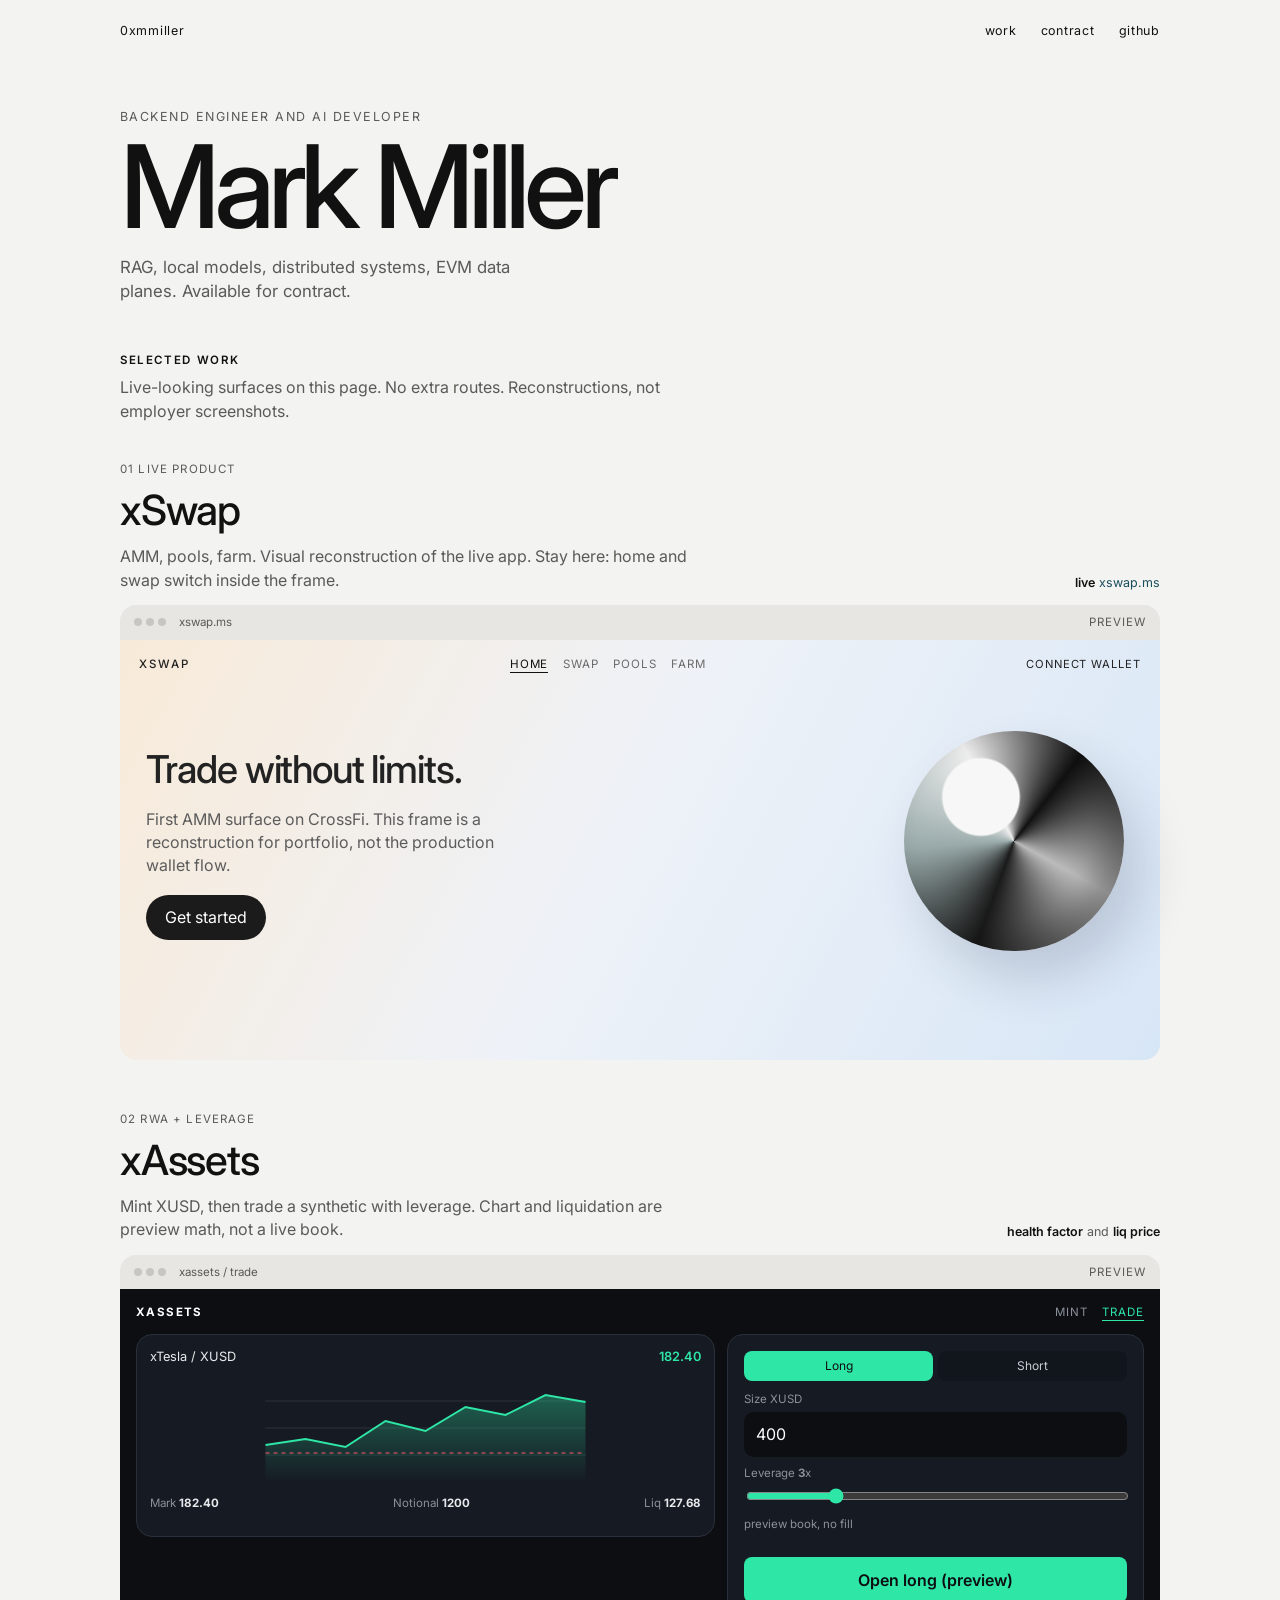
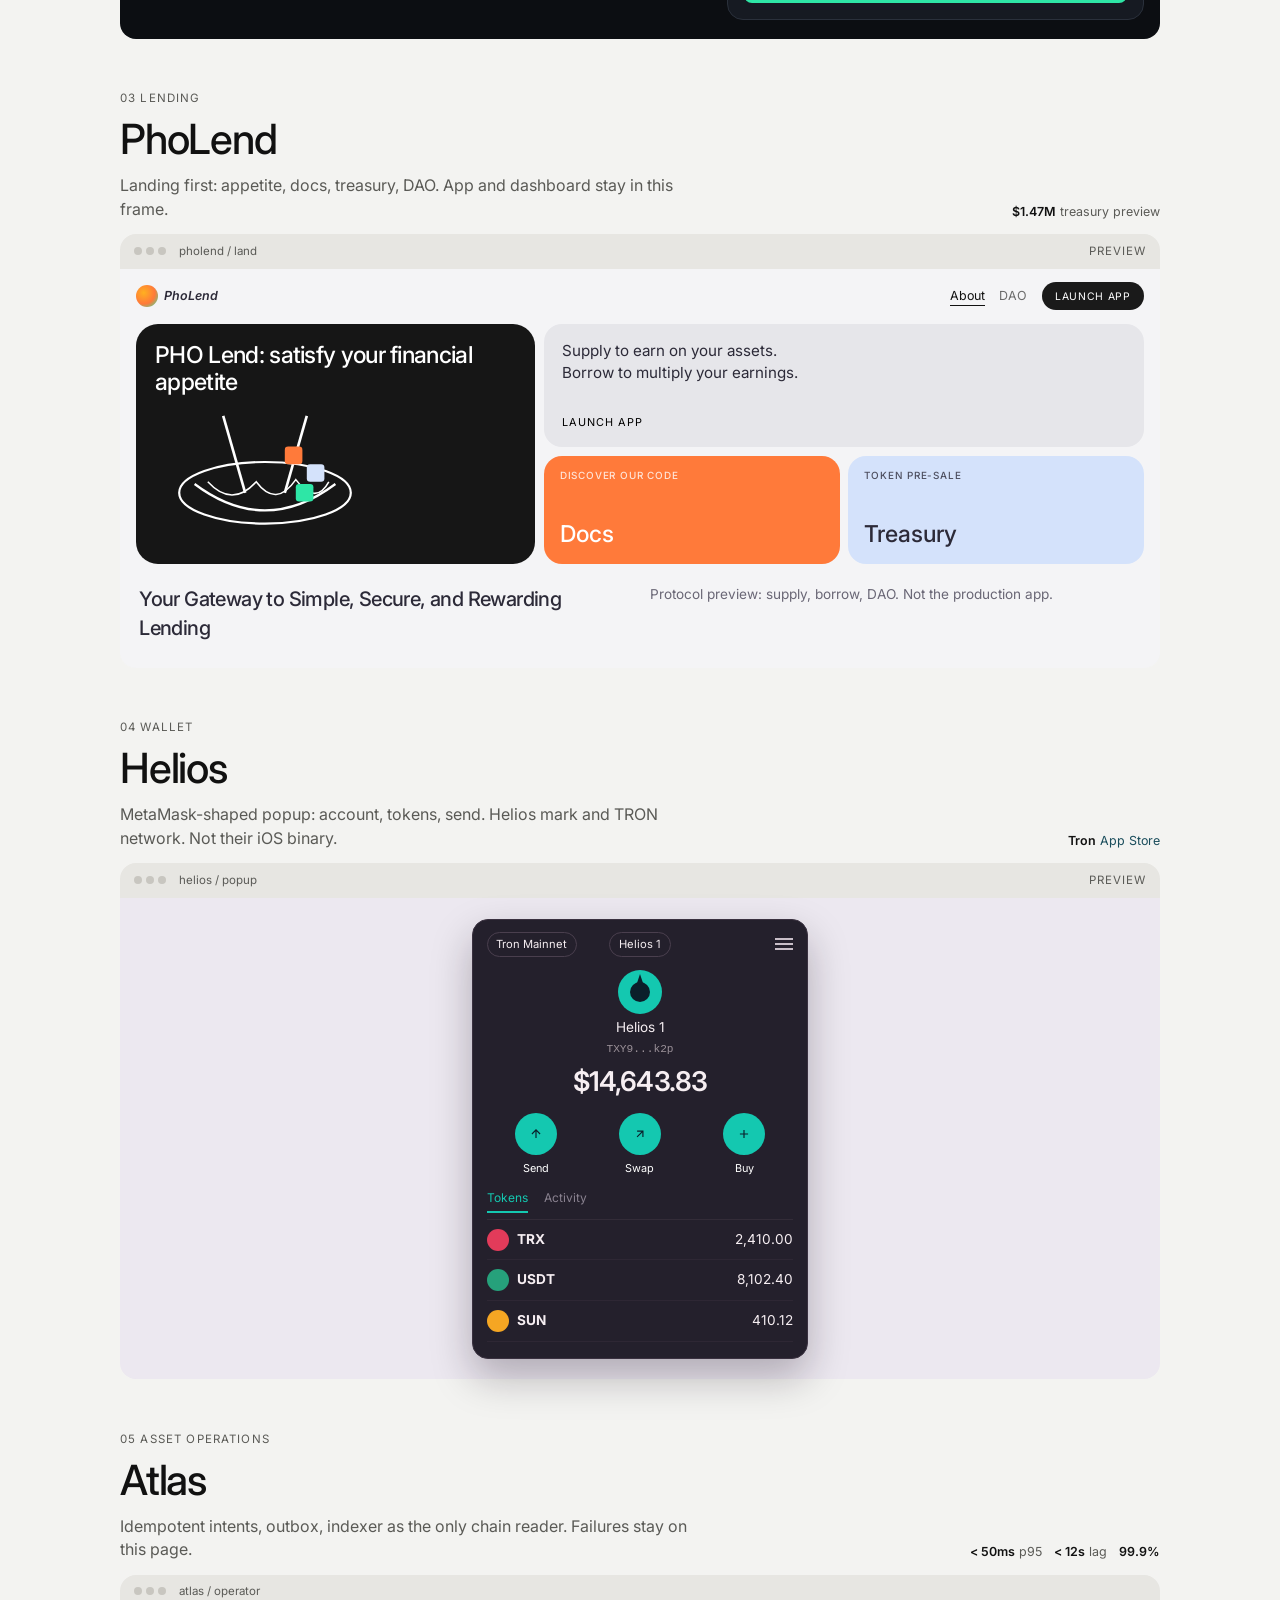
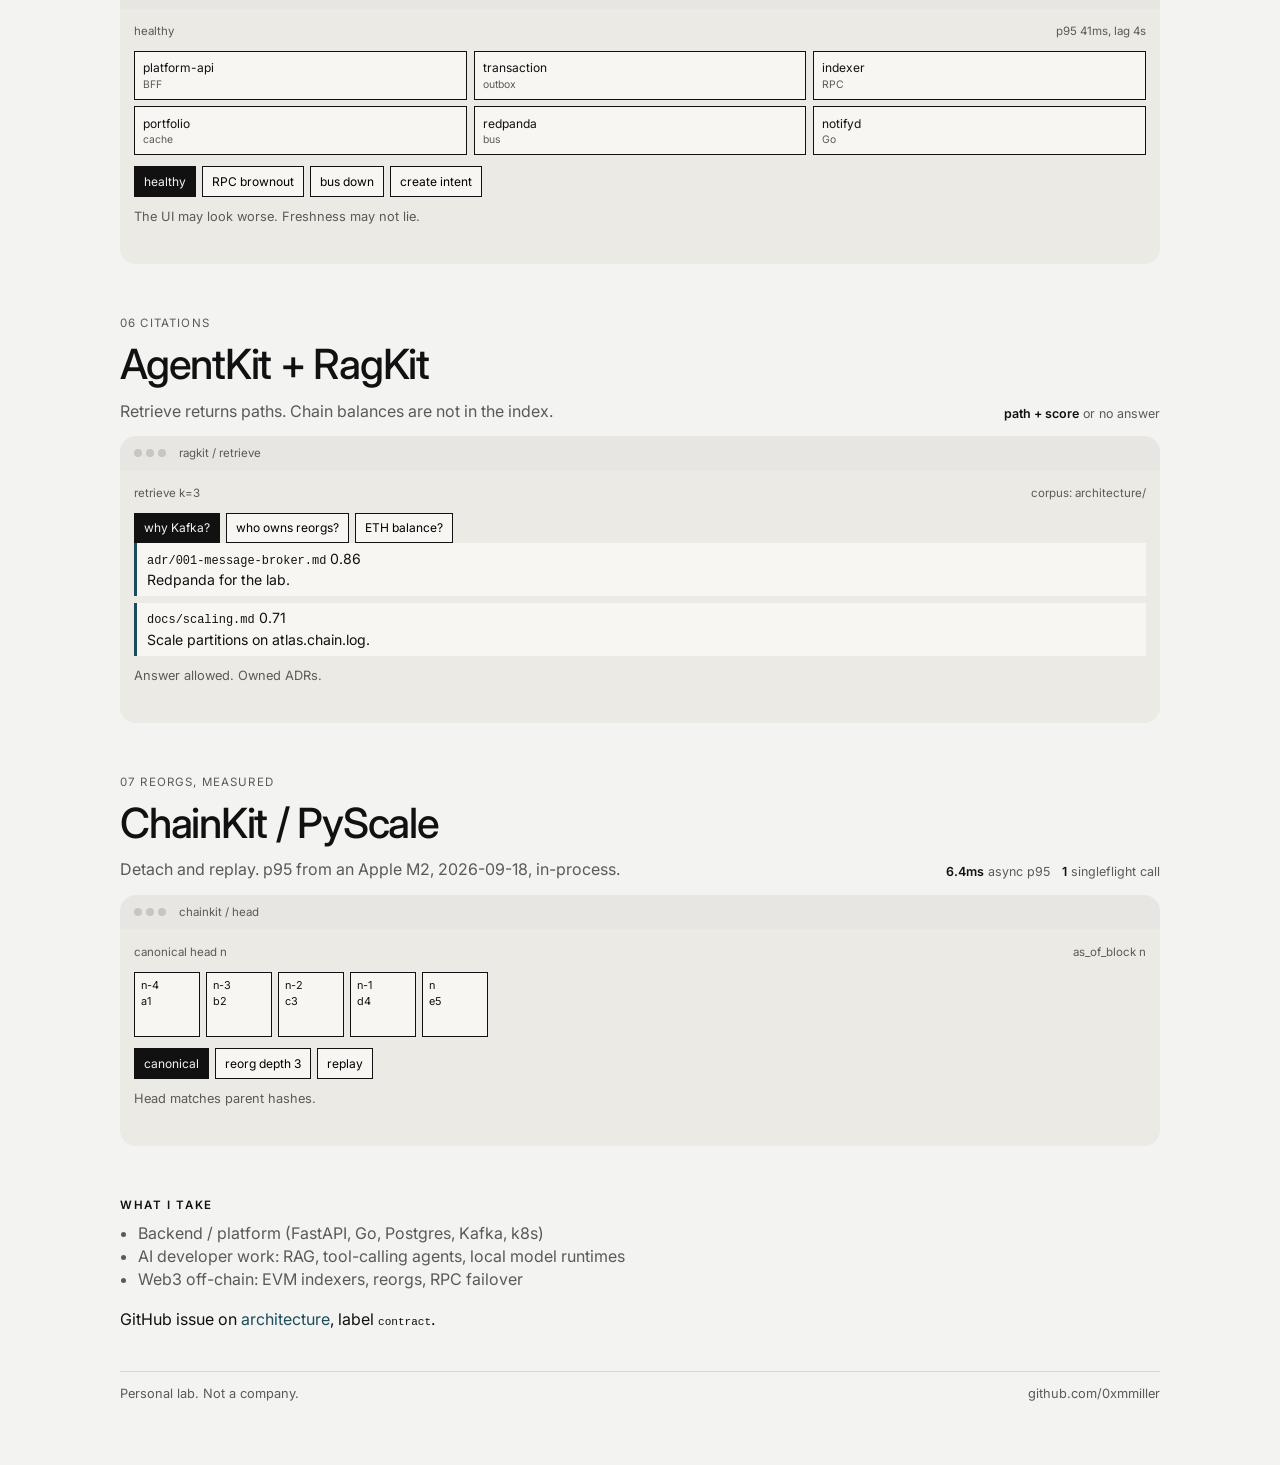
<file: index.html>
<!DOCTYPE html>
<html lang="en">
<head>
  <meta charset="utf-8" />
  <meta name="viewport" content="width=device-width, initial-scale=1" />
  <title>Mark Miller - backend, AI/RAG, Web3</title>
  <link rel="icon" href="/favicon.png" type="image/png" />
  <link rel="apple-touch-icon" href="/apple-touch-icon.png" />
  <link rel="preconnect" href="https://fonts.googleapis.com" />
  <link rel="preconnect" href="https://fonts.gstatic.com" crossorigin />
  <link href="https://fonts.googleapis.com/css2?family=Inter:wght@400;500;600&display=swap" rel="stylesheet" />
  <link rel="stylesheet" href="styles.css" />
  <link rel="stylesheet" href="surfaces.css" />
</head>
<body>
  <div class="frame">
    <header>
      <span class="id">0xmmiller</span>
      <nav>
        <a href="#work">work</a>
        <a href="#hire">contract</a>
        <a href="https://github.com/0xmmiller">github</a>
      </nav>
    </header>

    <section class="intro">
      <p class="eyebrow">backend engineer and AI developer</p>
      <h1>Mark Miller</h1>
      <p class="role">RAG, local models, distributed systems, EVM data planes. Available for contract.</p>
    </section>

    <section id="work">
      <h2>Selected work</h2>
      <p class="work-lead">Live-looking surfaces on this page. No extra routes. Reconstructions, not employer screenshots.</p>

      <article class="case" id="xswap">
        <div class="case-head">
          <div>
            <p class="kind">01  live product</p>
            <h3>xSwap</h3>
            <p class="blurb">AMM, pools, farm. Visual reconstruction of the live app. Stay here: home and swap switch inside the frame.</p>
          </div>
          <p class="slo"><b>live</b> <a href="https://xswap.ms">xswap.ms</a></p>
        </div>
        <div class="chrome">
          <span class="dots"></span>
          <span class="url">xswap.ms</span>
          <span class="live">preview</span>
        </div>
        <div class="xswap" id="xswap-stage" data-view="home">
          <div class="x-nav">
            <strong>xSWAP</strong>
            <div class="x-links">
              <button type="button" data-xview="home" class="on">Home</button>
              <button type="button" data-xview="swap">Swap</button>
              <span>Pools</span>
              <span>Farm</span>
            </div>
            <span class="x-wallet">Connect wallet</span>
          </div>
          <div class="x-home">
            <div>
              <h4>Trade without limits.</h4>
              <p>First AMM surface on CrossFi. This frame is a reconstruction for portfolio, not the production wallet flow.</p>
              <button type="button" class="x-cta" data-xview="swap">Get started</button>
            </div>
            <div class="torus" aria-hidden="true"></div>
          </div>
          <div class="x-swap">
            <div class="x-card">
              <h4>Swap</h4>
              <label>From<input id="x-in" type="text" inputmode="decimal" value="1" /></label>
              <div class="x-row"><button type="button" id="x-tok">XFI</button></div>
              <button type="button" id="x-flip" class="x-flip" aria-label="flip">flip</button>
              <label>To<input id="x-out" type="text" readonly value="0.42" /></label>
              <div class="x-row"><button type="button" id="x-tok2">USDT</button></div>
              <p class="x-rate" id="x-rate">preview quote 1 XFI = 0.42 USDT, not a feed</p>
              <button type="button" class="x-cta x-cta-block" disabled>Connect wallet</button>
            </div>
          </div>
        </div>
      </article>

      <article class="case" id="xassets">
        <div class="case-head">
          <div>
            <p class="kind">02  RWA + leverage</p>
            <h3>xAssets</h3>
            <p class="blurb">Mint XUSD, then trade a synthetic with leverage. Chart and liquidation are preview math, not a live book.</p>
          </div>
          <p class="slo"><b>health factor</b> and <b>liq price</b></p>
        </div>
        <div class="chrome">
          <span class="dots"></span>
          <span class="url" id="xa-url">xassets / trade</span>
          <span class="live">preview</span>
        </div>
        <div class="dark-stage" id="xa-stage" data-view="trade">
          <div class="xa-nav">
            <strong>xAssets</strong>
            <div class="x-links">
              <button type="button" data-xatab="mint">Mint</button>
              <button type="button" data-xatab="trade" class="on">Trade</button>
            </div>
          </div>
          <div class="xa-mint">
            <div class="xa-card">
              <label>Collateral USDT</label>
              <input id="xa-col" type="text" inputmode="decimal" value="1700.54" />
              <label>XUSD to mint</label>
              <input id="xa-mint" type="text" inputmode="decimal" value="200" />
              <p class="hf">Health factor <b id="xa-hf">6.80</b></p>
              <button type="button" class="xa-go" id="xa-go">Mint (preview)</button>
            </div>
          </div>
          <div class="xa-trade">
            <div class="xa-chart">
              <div class="xa-pair">xTesla / XUSD <span id="xa-px">182.40</span></div>
              <svg viewBox="0 0 320 110" aria-hidden="true">
                <defs>
                  <linearGradient id="xa-fill" x1="0" y1="0" x2="0" y2="1">
                    <stop offset="0" stop-color="#2ee6a6" stop-opacity="0.35"/>
                    <stop offset="1" stop-color="#2ee6a6" stop-opacity="0"/>
                  </linearGradient>
                </defs>
                <line x1="0" y1="28" x2="320" y2="28" stroke="#2a303b"/>
                <line x1="0" y1="55" x2="320" y2="55" stroke="#2a303b"/>
                <line x1="0" y1="82" x2="320" y2="82" stroke="#2a303b"/>
                <polygon id="xa-area" fill="url(#xa-fill)" points="0,110 0,72 40,66 80,74 120,48 160,58 200,34 240,42 280,22 320,29 320,110"/>
                <polyline id="xa-line" fill="none" stroke="#2ee6a6" stroke-width="2" points="0,72 40,66 80,74 120,48 160,58 200,34 240,42 280,22 320,29"/>
                <line id="xa-liq" x1="0" y1="88" x2="320" y2="88" stroke="#ff5a6a" stroke-dasharray="4 4"/>
              </svg>
              <p class="xa-meta">
                <span>Mark <b>182.40</b></span>
                <span>Notional <b id="xa-not">1200</b></span>
                <span>Liq <b id="xa-liqpx">127.68</b></span>
              </p>
            </div>
            <div class="xa-card">
              <div class="xa-tabs" id="xa-side">
                <button type="button" data-side="long" class="on">Long</button>
                <button type="button" data-side="short">Short</button>
              </div>
              <label>Size XUSD</label>
              <input id="xa-sz" type="text" inputmode="decimal" value="400" />
              <label>Leverage <b id="xa-levn">3</b>x</label>
              <input id="xa-lev" type="range" min="1" max="10" value="3" />
              <p class="xa-meta" id="xa-pnl">preview book, no fill</p>
              <button type="button" class="xa-go" id="xa-open">Open long (preview)</button>
            </div>
          </div>
        </div>
      </article>

      <article class="case" id="pholend">
        <div class="case-head">
          <div>
            <p class="kind">03  lending</p>
            <h3>PhoLend</h3>
            <p class="blurb">Landing first: appetite, docs, treasury, DAO. App and dashboard stay in this frame.</p>
          </div>
          <p class="slo"><b>$1.47M</b> treasury preview</p>
        </div>
        <div class="chrome">
          <span class="dots"></span>
          <span class="url" id="pho-url">pholend / land</span>
          <span class="live">preview</span>
        </div>
        <div class="pho" id="pho-stage" data-view="land">
          <div class="pho-bar">
            <strong><i class="pho-mark" aria-hidden="true"></i> PhoLend</strong>
            <div class="x-links">
              <button type="button" data-pho="land" class="on">About</button>
              <button type="button" data-pho="dao">DAO</button>
              <button type="button" class="pho-launch" data-pho="app">Launch app</button>
            </div>
          </div>
          <div class="pho-land">
            <div class="pho-hero">
              <div class="pho-bowl">
                <p>PHO Lend: satisfy your financial appetite</p>
                <svg class="bowl" viewBox="0 0 200 120" aria-hidden="true">
                  <ellipse cx="100" cy="78" rx="78" ry="28" fill="none" stroke="#fff" stroke-width="2"/>
                  <path d="M36 70 Q100 118 164 70" fill="none" stroke="#fff" stroke-width="2"/>
                  <path d="M48 68 Q70 92 92 68 Q110 92 128 66 Q146 90 158 68" fill="none" stroke="#fff" stroke-width="1.4"/>
                  <line x1="62" y1="8" x2="82" y2="78" stroke="#fff" stroke-width="2.4"/>
                  <line x1="138" y1="8" x2="118" y2="78" stroke="#fff" stroke-width="2.4"/>
                  <rect x="118" y="36" width="16" height="16" rx="3" fill="#ff7a3a"/>
                  <rect x="138" y="52" width="16" height="16" rx="3" fill="#d4e2fb"/>
                  <rect x="128" y="70" width="16" height="16" rx="3" fill="#2ee6a6"/>
                </svg>
              </div>
              <div class="pho-copy">
                <span>Supply to earn on your assets.<br>Borrow to multiply your earnings.</span>
                <button type="button" class="pho-ghost" data-pho="app">Launch app</button>
              </div>
              <button type="button" class="pho-tile orange" data-pho="app"><small>Discover our code</small>Docs</button>
              <button type="button" class="pho-tile blue" data-pho="dao"><small>Token pre-sale</small>Treasury</button>
            </div>
            <div class="pho-gate">
              <h4>Your Gateway to Simple, Secure, and Rewarding Lending</h4>
              <p>Protocol preview: supply, borrow, DAO. Not the production app.</p>
            </div>
          </div>
          <div class="pho-dao">
            <div class="pho-pills">
              <span>Decentralization</span><span>Governance</span><span>Lending and Borrowing</span><span>Global Accessibility</span>
            </div>
            <div class="pho-treas">
              <div>
                <h4>Treasury &amp; Incentives</h4>
                <p>Incentives for governance and protocol growth. Preview numbers only.</p>
              </div>
              <div class="pho-cash">
                <small>Launch app</small>
                <b>$1,472,089</b>
                <span>Community Treasury</span>
              </div>
            </div>
          </div>
          <div class="pho-app">
            <div class="pho-kpis">
              <div class="pho-nw">
                <span>Net worth</span>
                <b>$3,397.01</b>
                <small>HF 16.94%, collateral $3,900</small>
              </div>
              <div>
                <span>Supply $4,209</span>
                <div class="donut" style="background:conic-gradient(#ff7a3a 0 62%, #1c1c1c 62% 77%, #2ee6a6 77% 100%)"></div>
              </div>
              <div>
                <span>Borrow $1,700</span>
                <div class="donut" style="background:conic-gradient(#1c1c1c 0 40%, #cfe0ff 40% 100%)"></div>
              </div>
            </div>
            <div class="pho-split">
              <table class="pho-table">
                <thead><tr><th>My supplies</th><th>APY</th><th></th></tr></thead>
                <tbody>
                  <tr><td>ETH</td><td>3.78%</td><td class="orange">Withdraw</td></tr>
                  <tr><td>XFI</td><td>8.92%</td><td class="orange">Withdraw</td></tr>
                  <tr><td>USDT</td><td>4.47%</td><td class="orange">Withdraw</td></tr>
                </tbody>
              </table>
              <table class="pho-table">
                <thead><tr><th>My borrows</th><th>APY</th><th></th></tr></thead>
                <tbody>
                  <tr><td>xUSD</td><td>3.78%</td><td class="blue">Repay</td></tr>
                  <tr><td>DAI</td><td>1.14%</td><td class="blue">Repay</td></tr>
                </tbody>
              </table>
            </div>
          </div>
        </div>
      </article>

      <article class="case" id="helios">
        <div class="case-head">
          <div>
            <p class="kind">04  wallet</p>
            <h3>Helios</h3>
            <p class="blurb">MetaMask-shaped popup: account, tokens, send. Helios mark and TRON network. Not their iOS binary.</p>
          </div>
          <p class="slo"><b>Tron</b> <a href="https://apps.apple.com/kz/app/helios-tron-wallet/id6739870604">App Store</a></p>
        </div>
        <div class="chrome">
          <span class="dots"></span>
          <span class="url" id="h-url">helios / popup</span>
          <span class="live">preview</span>
        </div>
        <div class="helios" id="h-stage" data-view="home">
          <div class="mm">
            <div class="mm-top">
              <span class="mm-net">Tron Mainnet</span>
              <span class="mm-acct-mini">Helios 1</span>
              <span class="mm-menu" aria-hidden="true"></span>
            </div>
            <div class="mm-ident" aria-hidden="true">
              <svg viewBox="0 0 48 48"><circle cx="24" cy="24" r="22" fill="#14c8b0"/><circle cx="24" cy="24" r="10" fill="#0b1f2a"/><path d="M24 6 L28 18 L24 16 L20 18 Z" fill="#0b1f2a"/></svg>
            </div>
            <div class="mm-acct">Helios 1<br><code>TXY9...k2p</code></div>
            <div class="mm-home">
              <div class="bal" id="h-bal">$14,643.83</div>
              <div class="mm-acts">
                <button type="button" data-h="send"><i></i>Send</button>
                <button type="button" data-h="home"><i></i>Swap</button>
                <button type="button" data-h="home"><i></i>Buy</button>
              </div>
              <div class="mm-tabs"><span class="on">Tokens</span><span>Activity</span></div>
              <ul class="mm-tok">
                <li><i class="t trx"></i><b>TRX</b><span>2,410.00</span></li>
                <li><i class="t usdt"></i><b>USDT</b><span>8,102.40</span></li>
                <li><i class="t sun"></i><b>SUN</b><span>410.12</span></li>
              </ul>
            </div>
            <div class="mm-send">
              <label>To Tron tag</label>
              <input id="h-to" type="text" value="@justin" />
              <label>Amount USDT</label>
              <input id="h-amt" type="text" inputmode="decimal" value="200" />
              <button type="button" class="h-send" id="h-send">Send (preview)</button>
              <button type="button" class="mm-back" data-h="home">Back</button>
              <p class="h-note" id="h-note">Popup preview. Not a TRON tx.</p>
            </div>
          </div>
        </div>
      </article>

      <article class="case" id="atlas">
        <div class="case-head">
          <div>
            <p class="kind">05  asset operations</p>
            <h3>Atlas</h3>
            <p class="blurb">Idempotent intents, outbox, indexer as the only chain reader. Failures stay on this page.</p>
          </div>
          <p class="slo"><b>&lt; 50ms</b> p95 &nbsp; <b>&lt; 12s</b> lag &nbsp; <b>99.9%</b></p>
        </div>
        <div class="chrome">
          <span class="dots"></span>
          <span class="url">atlas / operator</span>
        </div>
        <div class="stage ink">
          <div class="stage-top"><span id="a-hdr">healthy</span><span id="a-slo">p95 41ms, lag 4s</span></div>
          <div class="graph" id="a-graph">
            <div class="node" data-n="api">platform-api<small>BFF</small></div>
            <div class="node" data-n="tx">transaction<small>outbox</small></div>
            <div class="node" data-n="idx">indexer<small>RPC</small></div>
            <div class="node" data-n="port">portfolio<small>cache</small></div>
            <div class="node" data-n="bus">redpanda<small>bus</small></div>
            <div class="node" data-n="nt">notifyd<small>Go</small></div>
          </div>
          <div class="ops" id="a-ops">
            <button type="button" data-mode="healthy" class="on">healthy</button>
            <button type="button" data-mode="rpc">RPC brownout</button>
            <button type="button" data-mode="bus">bus down</button>
            <button type="button" data-mode="intent">create intent</button>
          </div>
          <p class="log" id="a-log">The UI may look worse. Freshness may not lie.</p>
        </div>
      </article>

      <article class="case" id="rag">
        <div class="case-head">
          <div>
            <p class="kind">06  citations</p>
            <h3>AgentKit + RagKit</h3>
            <p class="blurb">Retrieve returns paths. Chain balances are not in the index.</p>
          </div>
          <p class="slo"><b>path + score</b> or no answer</p>
        </div>
        <div class="chrome">
          <span class="dots"></span>
          <span class="url">ragkit / retrieve</span>
        </div>
        <div class="stage ink">
          <div class="stage-top"><span>retrieve k=3</span><span id="r-hdr">corpus: architecture/</span></div>
          <div class="ops" id="r-ops">
            <button type="button" data-q="kafka" class="on">why Kafka?</button>
            <button type="button" data-q="reorg">who owns reorgs?</button>
            <button type="button" data-q="balance">ETH balance?</button>
          </div>
          <div class="hits" id="r-hits"></div>
          <p class="log" id="r-log"></p>
        </div>
      </article>

      <article class="case" id="chain">
        <div class="case-head">
          <div>
            <p class="kind">07  reorgs, measured</p>
            <h3>ChainKit / PyScale</h3>
            <p class="blurb">Detach and replay. p95 from an Apple M2, 2026-09-18, in-process.</p>
          </div>
          <p class="slo"><b>6.4ms</b> async p95 &nbsp; <b>1</b> singleflight call</p>
        </div>
        <div class="chrome">
          <span class="dots"></span>
          <span class="url">chainkit / head</span>
        </div>
        <div class="stage ink">
          <div class="stage-top"><span id="c-hdr">canonical head n</span><span id="c-slo">as_of_block n</span></div>
          <div class="chain" id="c-chain"></div>
          <div class="ops" id="c-ops">
            <button type="button" data-mode="canon" class="on">canonical</button>
            <button type="button" data-mode="reorg">reorg depth 3</button>
            <button type="button" data-mode="replay">replay</button>
          </div>
          <p class="log" id="c-log"></p>
        </div>
      </article>
    </section>

    <section id="hire">
      <h2>What I take</h2>
      <ul class="take">
        <li>Backend / platform (FastAPI, Go, Postgres, Kafka, k8s)</li>
        <li>AI developer work: RAG, tool-calling agents, local model runtimes</li>
        <li>Web3 off-chain: EVM indexers, reorgs, RPC failover</li>
      </ul>
      <p>GitHub issue on <a href="https://github.com/0xmmiller/architecture/issues">architecture</a>, label <code>contract</code>.</p>
    </section>

    <footer>
      <span>Personal lab. Not a company.</span>
      <a href="https://github.com/0xmmiller">github.com/0xmmiller</a>
    </footer>
  </div>
  <script src="site.js"></script>
  <script src="surfaces.js"></script>
</body>
</html>
</file>
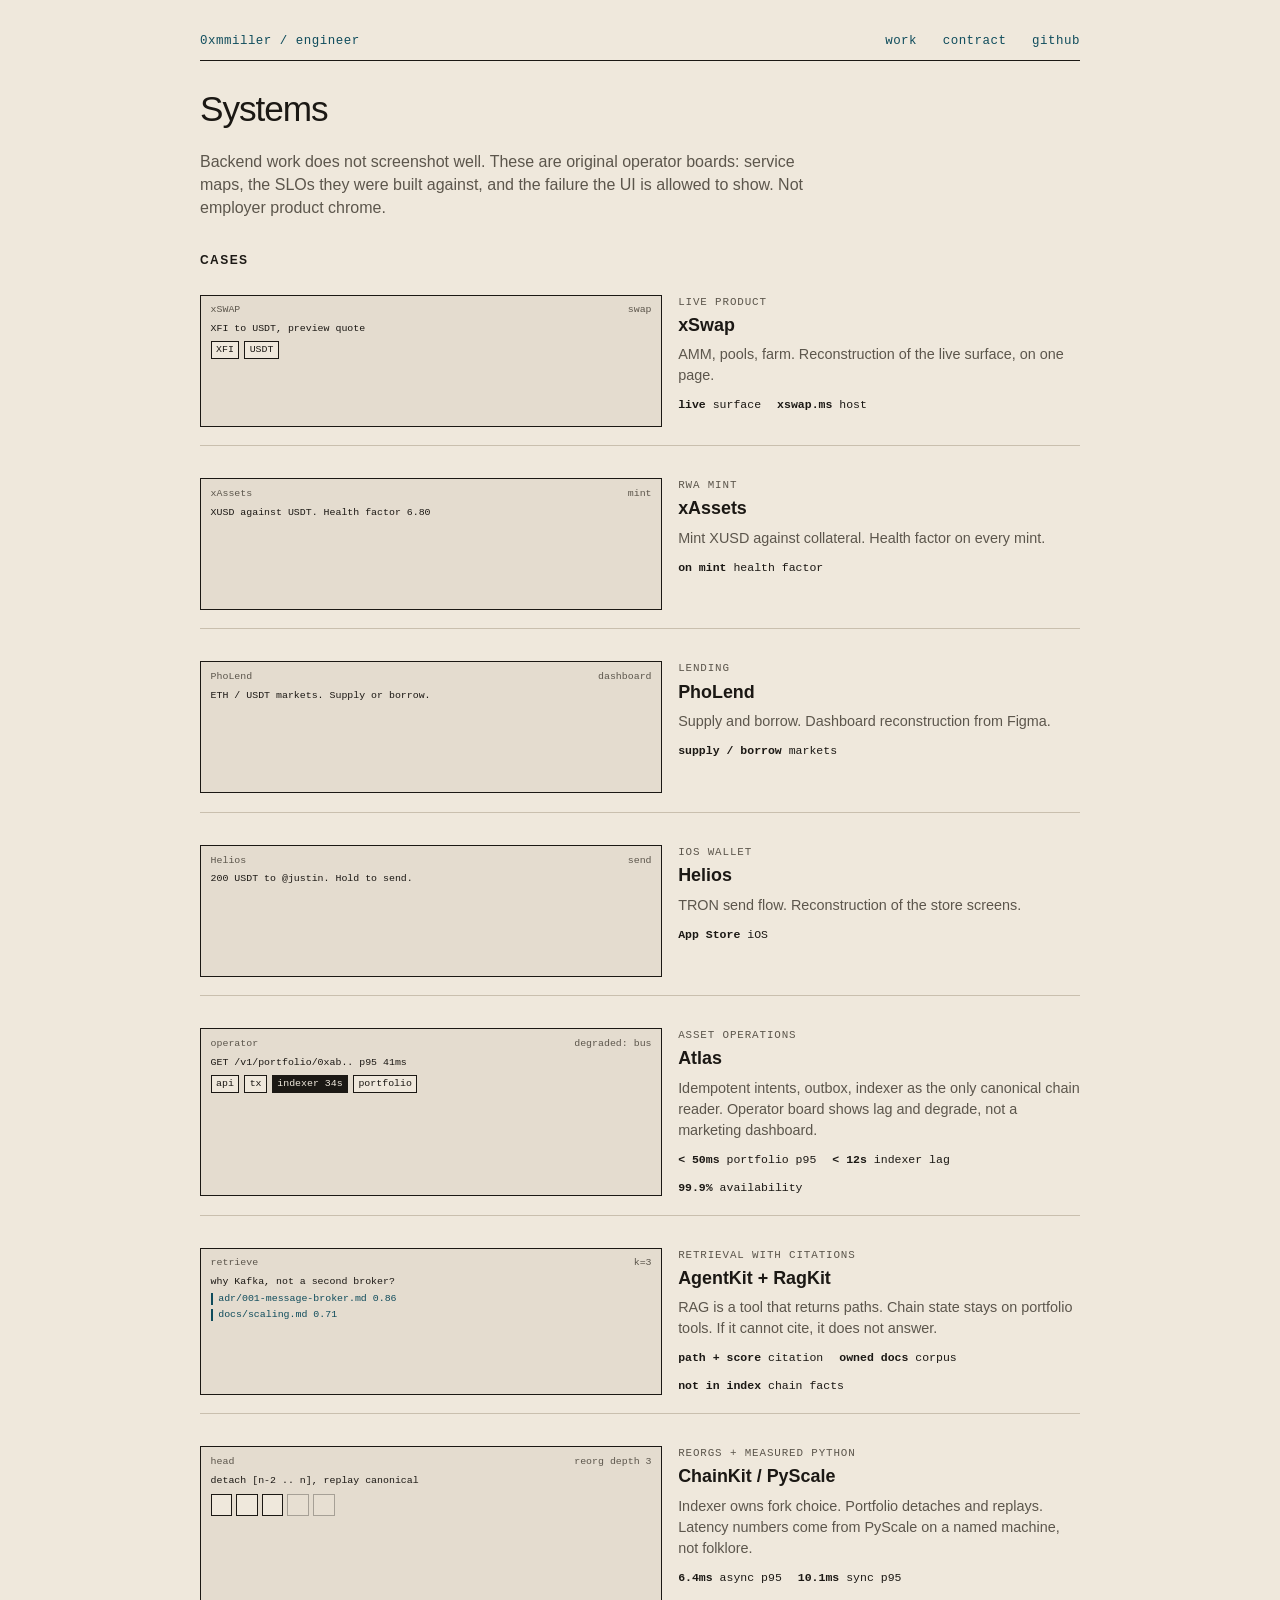
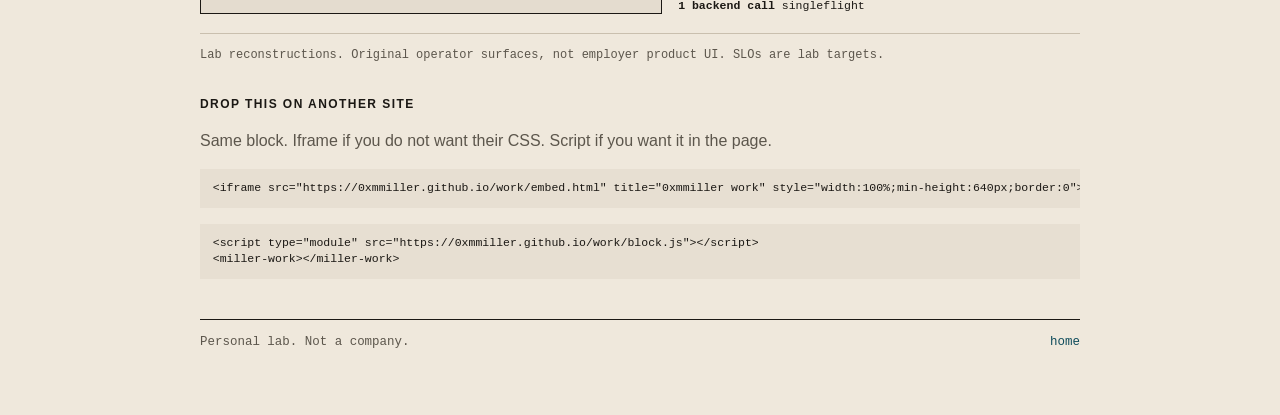
<file: work/index.html>
<!DOCTYPE html>
<html lang="en">
<head>
  <meta charset="utf-8" />
  <meta name="viewport" content="width=device-width, initial-scale=1" />
  <title>Systems - Mark Miller</title>
  <link rel="icon" href="/favicon.png" type="image/png" />
  <link rel="stylesheet" href="./work.css" />
  <script type="module" src="./block.js"></script>
</head>
<body>
  <div class="frame">
    <header>
      <a href="/">0xmmiller / engineer</a>
      <nav>
        <a href="/#work">work</a>
        <a href="/#hire">contract</a>
        <a href="https://github.com/0xmmiller">github</a>
      </nav>
    </header>

    <h1>Systems</h1>
    <p class="lede">Backend work does not screenshot well. These are original operator boards: service maps, the SLOs they were built against, and the failure the UI is allowed to show. Not employer product chrome.</p>

    <h2>Cases</h2>
    <miller-work></miller-work>

    <h2>Drop this on another site</h2>
    <p class="why">Same block. Iframe if you do not want their CSS. Script if you want it in the page.</p>
    <pre class="embed">&lt;iframe src="https://0xmmiller.github.io/work/embed.html" title="0xmmiller work" style="width:100%;min-height:640px;border:0"&gt;&lt;/iframe&gt;</pre>
    <pre class="embed">&lt;script type="module" src="https://0xmmiller.github.io/work/block.js"&gt;&lt;/script&gt;
&lt;miller-work&gt;&lt;/miller-work&gt;</pre>

    <footer>
      <span>Personal lab. Not a company.</span>
      <a href="/">home</a>
    </footer>
  </div>
</body>
</html>
</file>
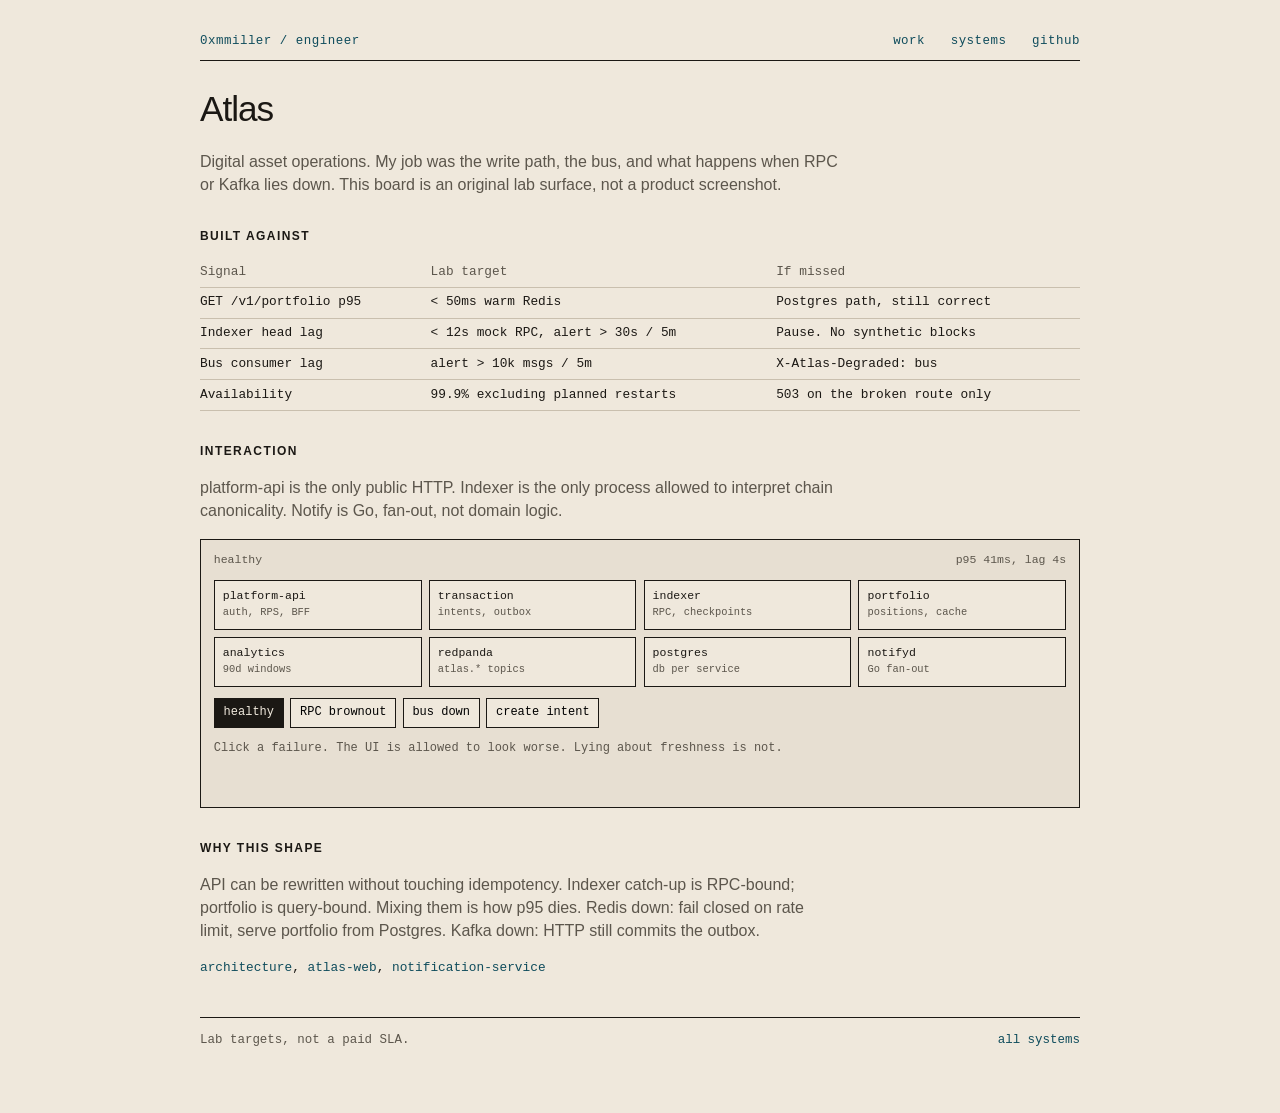
<file: work/atlas.html>
<!DOCTYPE html>
<html lang="en">
<head>
  <meta charset="utf-8" />
  <meta name="viewport" content="width=device-width, initial-scale=1" />
  <title>Atlas - operator board</title>
  <link rel="icon" href="/favicon.png" type="image/png" />
  <link rel="stylesheet" href="./work.css" />
</head>
<body>
  <div class="frame">
    <header>
      <a href="/">0xmmiller / engineer</a>
      <nav>
        <a href="/#work">work</a>
        <a href="./index.html">systems</a>
        <a href="https://github.com/0xmmiller/architecture">github</a>
      </nav>
    </header>

    <h1>Atlas</h1>
    <p class="lede">Digital asset operations. My job was the write path, the bus, and what happens when RPC or Kafka lies down. This board is an original lab surface, not a product screenshot.</p>

    <h2>Built against</h2>
    <table class="slo">
      <thead><tr><th>Signal</th><th>Lab target</th><th>If missed</th></tr></thead>
      <tbody>
        <tr><td>GET /v1/portfolio p95</td><td>&lt; 50ms warm Redis</td><td>Postgres path, still correct</td></tr>
        <tr><td>Indexer head lag</td><td>&lt; 12s mock RPC, alert &gt; 30s / 5m</td><td>Pause. No synthetic blocks</td></tr>
        <tr><td>Bus consumer lag</td><td>alert &gt; 10k msgs / 5m</td><td>X-Atlas-Degraded: bus</td></tr>
        <tr><td>Availability</td><td>99.9% excluding planned restarts</td><td>503 on the broken route only</td></tr>
      </tbody>
    </table>

    <h2>Interaction</h2>
    <p class="why">platform-api is the only public HTTP. Indexer is the only process allowed to interpret chain canonicality. Notify is Go, fan-out, not domain logic.</p>
    <div class="stage">
      <div class="stage-top">
        <span id="hdr">healthy</span>
        <span id="hdr-slo">p95 41ms, lag 4s</span>
      </div>
      <div class="graph" id="graph">
        <div class="node" data-n="api">platform-api<small>auth, RPS, BFF</small></div>
        <div class="node" data-n="tx">transaction<small>intents, outbox</small></div>
        <div class="node" data-n="idx">indexer<small>RPC, checkpoints</small></div>
        <div class="node" data-n="port">portfolio<small>positions, cache</small></div>
        <div class="node" data-n="an">analytics<small>90d windows</small></div>
        <div class="node" data-n="bus">redpanda<small>atlas.* topics</small></div>
        <div class="node" data-n="pg">postgres<small>db per service</small></div>
        <div class="node" data-n="nt">notifyd<small>Go fan-out</small></div>
      </div>
      <div class="ops">
        <button type="button" data-mode="healthy" class="on">healthy</button>
        <button type="button" data-mode="rpc">RPC brownout</button>
        <button type="button" data-mode="bus">bus down</button>
        <button type="button" data-mode="intent">create intent</button>
      </div>
      <p class="log" id="log">Click a failure. The UI is allowed to look worse. Lying about freshness is not.</p>
    </div>

    <h2>Why this shape</h2>
    <p class="why">API can be rewritten without touching idempotency. Indexer catch-up is RPC-bound; portfolio is query-bound. Mixing them is how p95 dies. Redis down: fail closed on rate limit, serve portfolio from Postgres. Kafka down: HTTP still commits the outbox.</p>
    <p class="mono"><a href="https://github.com/0xmmiller/architecture">architecture</a>, <a href="https://github.com/0xmmiller/atlas-web">atlas-web</a>, <a href="https://github.com/0xmmiller/notification-service">notification-service</a></p>

    <footer>
      <span>Lab targets, not a paid SLA.</span>
      <a href="./index.html">all systems</a>
    </footer>
  </div>
  <script>
    const log = document.getElementById("log");
    const hdr = document.getElementById("hdr");
    const slo = document.getElementById("hdr-slo");
    const nodes = [...document.querySelectorAll(".node")];
    const btns = [...document.querySelectorAll(".ops button")];
    const copy = {
      healthy: ["healthy", "p95 41ms, lag 4s", "All routes fresh. as_of_block matches indexer head.", []],
      rpc: ["degraded: rpc", "p95 44ms, lag 34s", "Indexer paused. No synthetic blocks. Reads still serve last projection, marked as_of_block.", ["idx"]],
      bus: ["degraded: bus", "p95 39ms, lag n/a", "Intent create returns 202. Outbox pending. Portfolio frozen. Header X-Atlas-Degraded: bus.", ["bus", "nt"]],
      intent: ["healthy", "p95 47ms, lag 4s", "POST /v1/intents -> tx unique insert -> outbox -> bus -> portfolio. Duplicate key is success, not a retry storm.", ["api", "tx", "bus", "port"]],
    };
    function paint(mode) {
      const [h, s, msg, hot] = copy[mode];
      hdr.textContent = h;
      slo.textContent = s;
      log.textContent = msg;
      nodes.forEach((n) => {
        n.classList.toggle("hot", hot.includes(n.dataset.n));
        n.classList.toggle("ok", mode === "intent" && ["api", "port"].includes(n.dataset.n));
      });
      btns.forEach((b) => b.classList.toggle("on", b.dataset.mode === mode));
    }
    document.querySelector(".ops").addEventListener("click", (e) => {
      const b = e.target.closest("button");
      if (b) paint(b.dataset.mode);
    });
  </script>
</body>
</html>
</file>
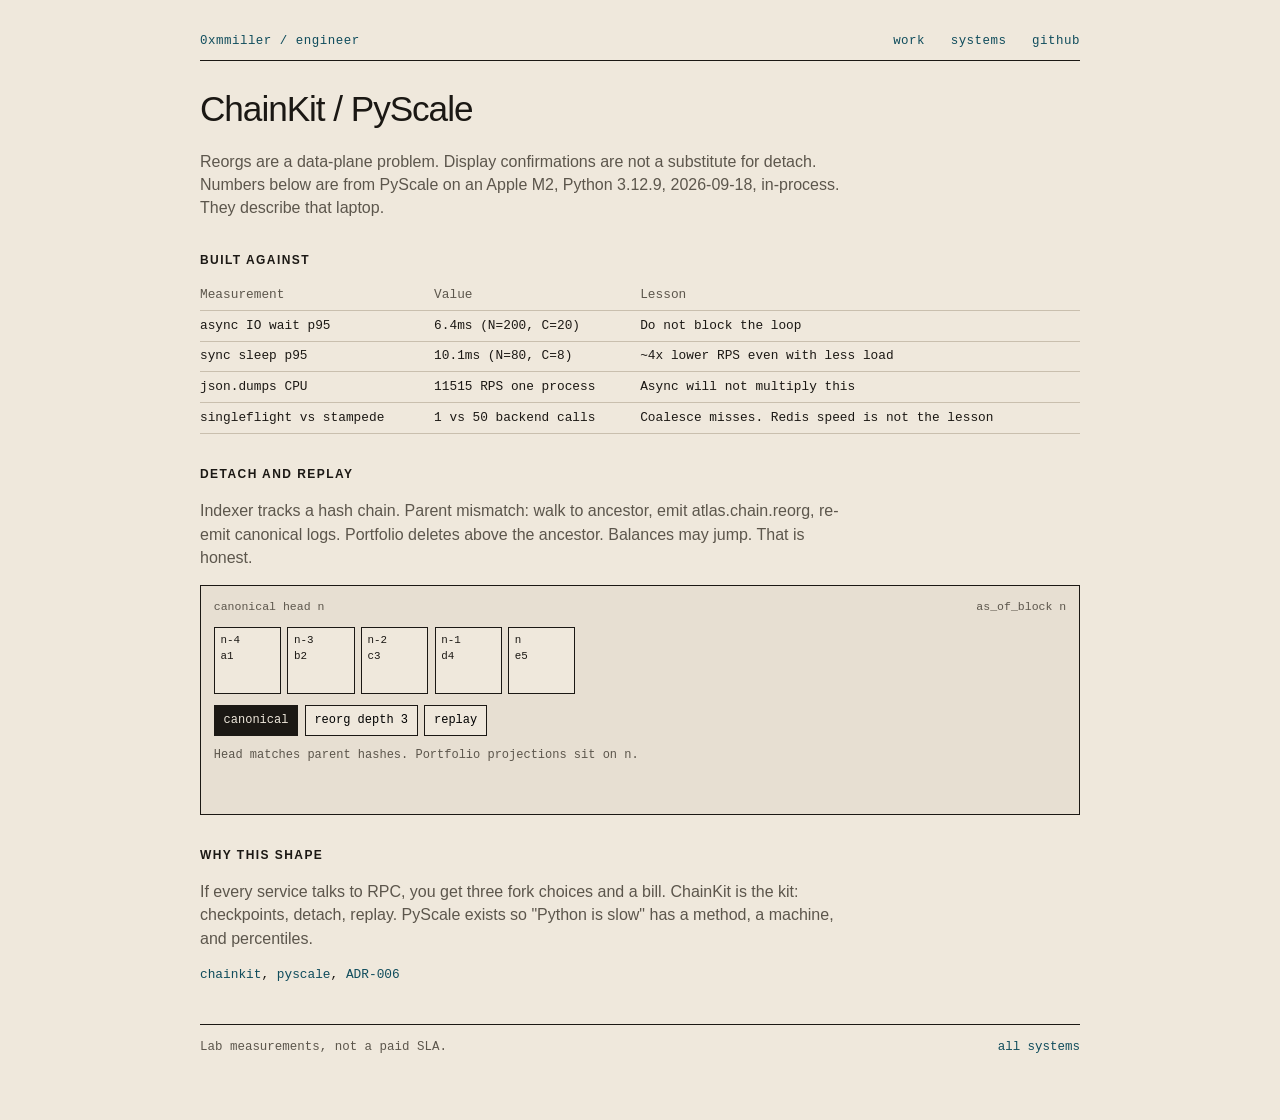
<file: work/chain.html>
<!DOCTYPE html>
<html lang="en">
<head>
  <meta charset="utf-8" />
  <meta name="viewport" content="width=device-width, initial-scale=1" />
  <title>ChainKit - reorgs, measured</title>
  <link rel="icon" href="/favicon.png" type="image/png" />
  <link rel="stylesheet" href="./work.css" />
</head>
<body>
  <div class="frame">
    <header>
      <a href="/">0xmmiller / engineer</a>
      <nav>
        <a href="/#work">work</a>
        <a href="./index.html">systems</a>
        <a href="https://github.com/0xmmiller/chainkit">github</a>
      </nav>
    </header>

    <h1>ChainKit / PyScale</h1>
    <p class="lede">Reorgs are a data-plane problem. Display confirmations are not a substitute for detach. Numbers below are from PyScale on an Apple M2, Python 3.12.9, 2026-09-18, in-process. They describe that laptop.</p>

    <h2>Built against</h2>
    <table class="slo">
      <thead><tr><th>Measurement</th><th>Value</th><th>Lesson</th></tr></thead>
      <tbody>
        <tr><td>async IO wait p95</td><td>6.4ms (N=200, C=20)</td><td>Do not block the loop</td></tr>
        <tr><td>sync sleep p95</td><td>10.1ms (N=80, C=8)</td><td>~4x lower RPS even with less load</td></tr>
        <tr><td>json.dumps CPU</td><td>11515 RPS one process</td><td>Async will not multiply this</td></tr>
        <tr><td>singleflight vs stampede</td><td>1 vs 50 backend calls</td><td>Coalesce misses. Redis speed is not the lesson</td></tr>
      </tbody>
    </table>

    <h2>Detach and replay</h2>
    <p class="why">Indexer tracks a hash chain. Parent mismatch: walk to ancestor, emit atlas.chain.reorg, re-emit canonical logs. Portfolio deletes above the ancestor. Balances may jump. That is honest.</p>
    <div class="stage">
      <div class="stage-top">
        <span id="hdr">canonical head n</span>
        <span id="hdr-slo">as_of_block n</span>
      </div>
      <div class="chain" id="chain"></div>
      <div class="ops">
        <button type="button" data-mode="canon" class="on">canonical</button>
        <button type="button" data-mode="reorg">reorg depth 3</button>
        <button type="button" data-mode="replay">replay</button>
      </div>
      <p class="log" id="log">Five blocks, one fork choice. Indexer speaks. Portfolio does not talk to RPC.</p>
    </div>

    <h2>Why this shape</h2>
    <p class="why">If every service talks to RPC, you get three fork choices and a bill. ChainKit is the kit: checkpoints, detach, replay. PyScale exists so "Python is slow" has a method, a machine, and percentiles.</p>
    <p class="mono"><a href="https://github.com/0xmmiller/chainkit">chainkit</a>, <a href="https://github.com/0xmmiller/pyscale">pyscale</a>, <a href="https://github.com/0xmmiller/architecture/blob/main/adr/006-reorg-handling.md">ADR-006</a></p>

    <footer>
      <span>Lab measurements, not a paid SLA.</span>
      <a href="./index.html">all systems</a>
    </footer>
  </div>
  <script>
    const el = document.getElementById("chain");
    const log = document.getElementById("log");
    const hdr = document.getElementById("hdr");
    const slo = document.getElementById("hdr-slo");
    const states = {
      canon: {
        h: "canonical head n",
        s: "as_of_block n",
        m: "Head matches parent hashes. Portfolio projections sit on n.",
        blocks: [
          ["n-4", "a1"], ["n-3", "b2"], ["n-2", "c3"], ["n-1", "d4"], ["n", "e5"],
        ],
        cls: ["", "", "", "", ""],
      },
      reorg: {
        h: "reorg: parent mismatch at n-2",
        s: "as_of_block n-3",
        m: "Detach [n-2 .. n]. Do not smooth. API may return a lower as_of_block. That is the contract.",
        blocks: [
          ["n-4", "a1"], ["n-3", "b2"], ["n-2", "c3"], ["n-1", "d4"], ["n", "e5"],
        ],
        cls: ["", "", "dead", "dead", "dead"],
      },
      replay: {
        h: "replay canonical fork",
        s: "as_of_block n'",
        m: "Re-emit logs from ancestor. New hashes. Consumers apply by log identity, ON CONFLICT DO NOTHING.",
        blocks: [
          ["n-4", "a1"], ["n-3", "b2"], ["n-2", "f8"], ["n-1", "g9"], ["n'", "h0"],
        ],
        cls: ["", "", "new", "new", "new"],
      },
    };
    function paint(mode) {
      const d = states[mode];
      hdr.textContent = d.h;
      slo.textContent = d.s;
      log.textContent = d.m;
      el.innerHTML = d.blocks.map(([n, h], i) =>
        `<div class="block ${d.cls[i]}">${n}<br>${h}</div>`
      ).join("");
      [...document.querySelectorAll(".ops button")].forEach((b) => b.classList.toggle("on", b.dataset.mode === mode));
    }
    document.querySelector(".ops").addEventListener("click", (e) => {
      const b = e.target.closest("button");
      if (b) paint(b.dataset.mode);
    });
    paint("canon");
  </script>
</body>
</html>
</file>
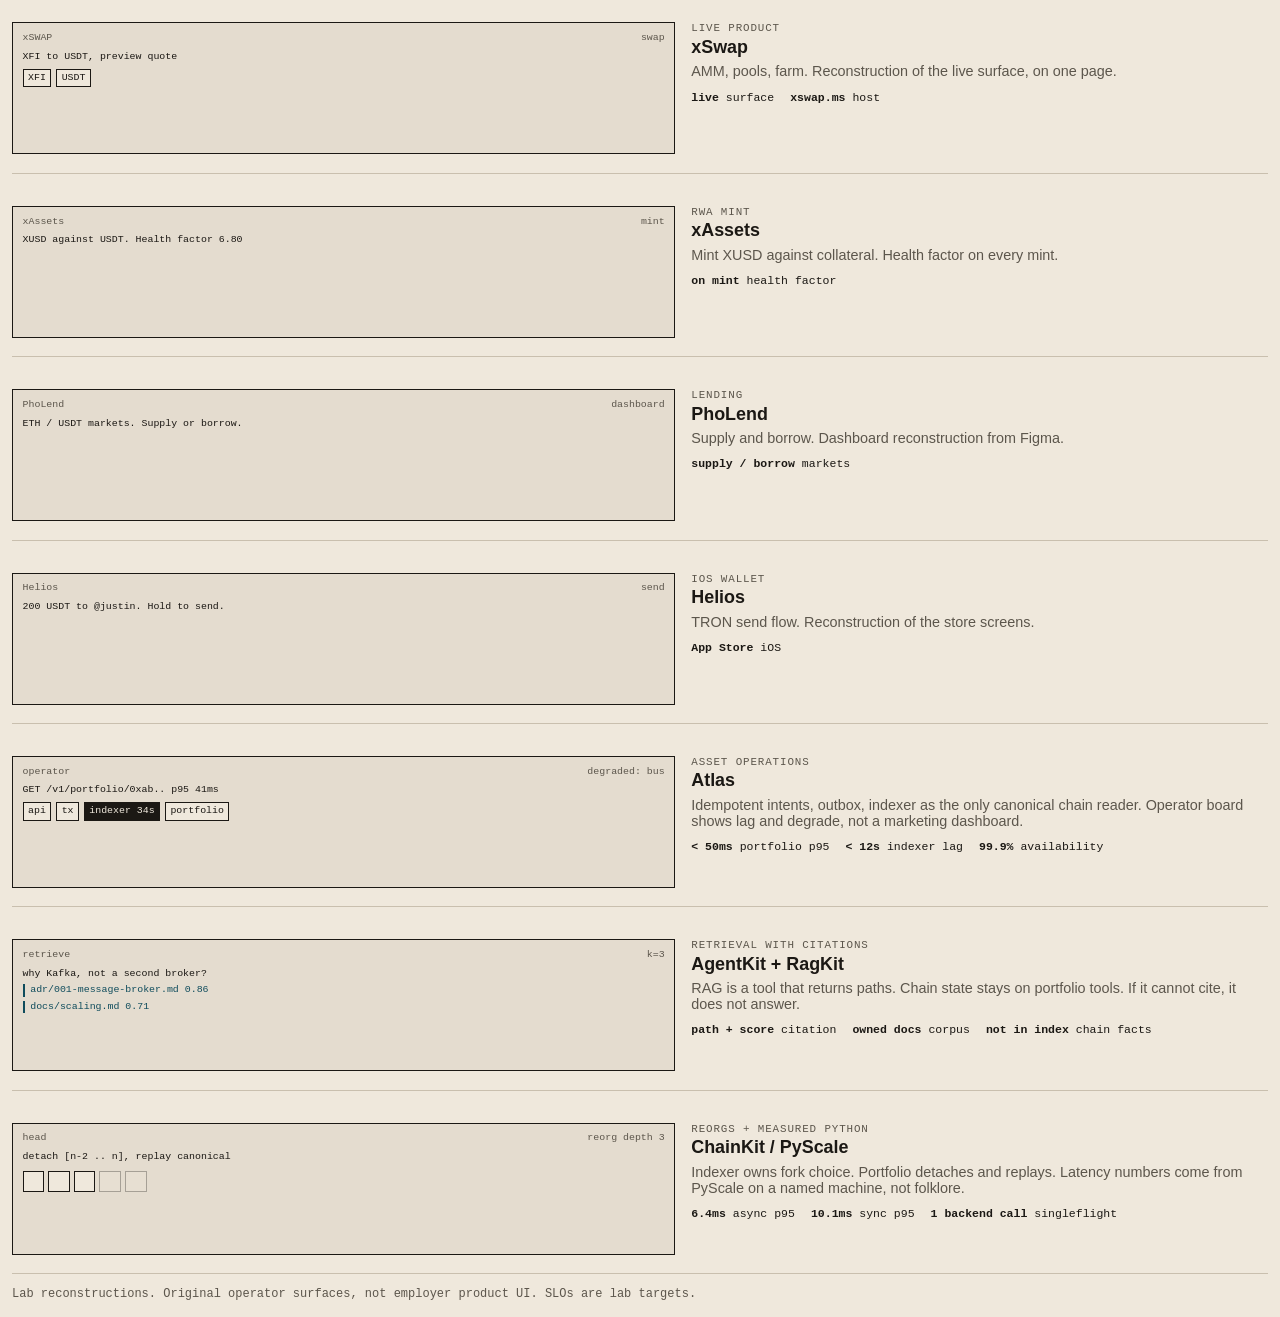
<file: work/embed.html>
<!DOCTYPE html>
<html lang="en">
<head>
  <meta charset="utf-8" />
  <meta name="viewport" content="width=device-width, initial-scale=1" />
  <title>0xmmiller work block</title>
  <link rel="icon" href="/favicon.png" type="image/png" />
  <style>
    html, body { margin: 0; background: #efe8dc; }
    miller-work { padding: 0.5rem 0.75rem 1rem; }
  </style>
  <script type="module" src="./block.js"></script>
</head>
<body>
  <miller-work></miller-work>
</body>
</html>
</file>
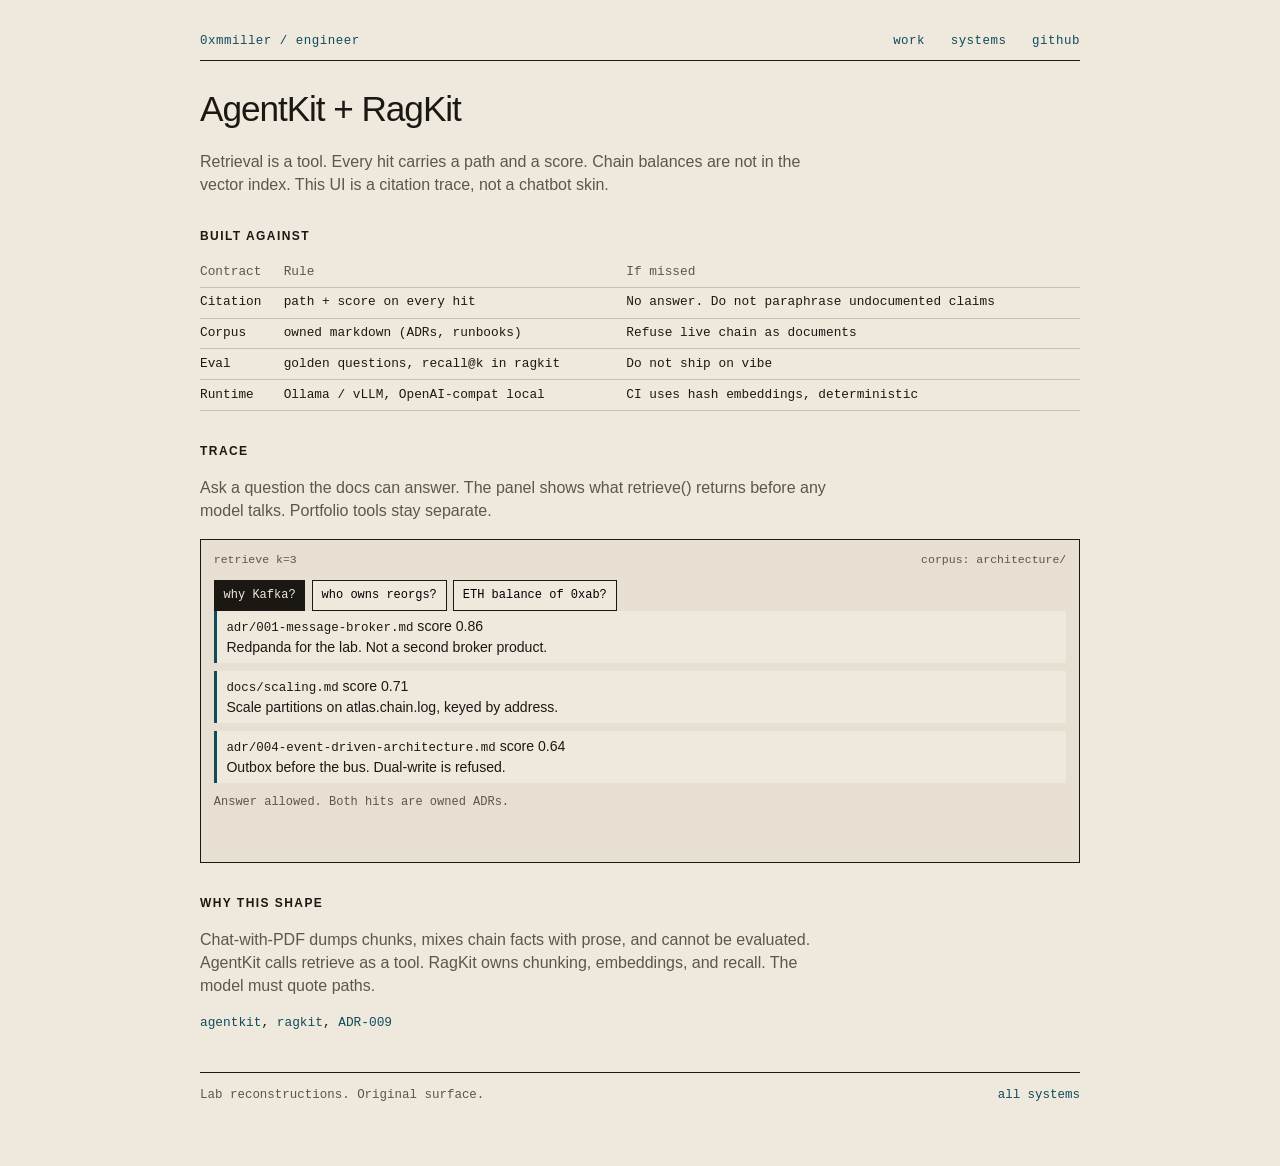
<file: work/rag.html>
<!DOCTYPE html>
<html lang="en">
<head>
  <meta charset="utf-8" />
  <meta name="viewport" content="width=device-width, initial-scale=1" />
  <title>RagKit - citations, not chat</title>
  <link rel="icon" href="/favicon.png" type="image/png" />
  <link rel="stylesheet" href="./work.css" />
</head>
<body>
  <div class="frame">
    <header>
      <a href="/">0xmmiller / engineer</a>
      <nav>
        <a href="/#work">work</a>
        <a href="./index.html">systems</a>
        <a href="https://github.com/0xmmiller/ragkit">github</a>
      </nav>
    </header>

    <h1>AgentKit + RagKit</h1>
    <p class="lede">Retrieval is a tool. Every hit carries a path and a score. Chain balances are not in the vector index. This UI is a citation trace, not a chatbot skin.</p>

    <h2>Built against</h2>
    <table class="slo">
      <thead><tr><th>Contract</th><th>Rule</th><th>If missed</th></tr></thead>
      <tbody>
        <tr><td>Citation</td><td>path + score on every hit</td><td>No answer. Do not paraphrase undocumented claims</td></tr>
        <tr><td>Corpus</td><td>owned markdown (ADRs, runbooks)</td><td>Refuse live chain as documents</td></tr>
        <tr><td>Eval</td><td>golden questions, recall@k in ragkit</td><td>Do not ship on vibe</td></tr>
        <tr><td>Runtime</td><td>Ollama / vLLM, OpenAI-compat local</td><td>CI uses hash embeddings, deterministic</td></tr>
      </tbody>
    </table>

    <h2>Trace</h2>
    <p class="why">Ask a question the docs can answer. The panel shows what retrieve() returns before any model talks. Portfolio tools stay separate.</p>
    <div class="stage">
      <div class="stage-top">
        <span>retrieve k=3</span>
        <span id="hdr">corpus: architecture/</span>
      </div>
      <div class="ops" id="ops">
        <button type="button" data-q="kafka" class="on">why Kafka?</button>
        <button type="button" data-q="reorg">who owns reorgs?</button>
        <button type="button" data-q="balance">ETH balance of 0xab?</button>
      </div>
      <div class="hits" id="hits"></div>
      <p class="log" id="log"></p>
    </div>

    <h2>Why this shape</h2>
    <p class="why">Chat-with-PDF dumps chunks, mixes chain facts with prose, and cannot be evaluated. AgentKit calls retrieve as a tool. RagKit owns chunking, embeddings, and recall. The model must quote paths.</p>
    <p class="mono"><a href="https://github.com/0xmmiller/agentkit">agentkit</a>, <a href="https://github.com/0xmmiller/ragkit">ragkit</a>, <a href="https://github.com/0xmmiller/architecture/blob/main/adr/009-rag-citations.md">ADR-009</a></p>

    <footer>
      <span>Lab reconstructions. Original surface.</span>
      <a href="./index.html">all systems</a>
    </footer>
  </div>
  <script>
    const hits = document.getElementById("hits");
    const log = document.getElementById("log");
    const hdr = document.getElementById("hdr");
    const data = {
      kafka: {
        hdr: "corpus: architecture/",
        log: "Answer allowed. Both hits are owned ADRs.",
        rows: [
          ["adr/001-message-broker.md", "0.86", "Redpanda for the lab. Not a second broker product."],
          ["docs/scaling.md", "0.71", "Scale partitions on atlas.chain.log, keyed by address."],
          ["adr/004-event-driven-architecture.md", "0.64", "Outbox before the bus. Dual-write is refused."],
        ],
      },
      reorg: {
        hdr: "corpus: architecture/",
        log: "Answer allowed. Indexer is the only canonical reader.",
        rows: [
          ["adr/006-reorg-handling.md", "0.91", "Indexer emits atlas.chain.reorg. Consumers detach by block."],
          ["docs/failure-scenarios.md", "0.77", "Do not smooth balances. Jumps are the feature."],
          ["diagrams/transaction-flow.md", "0.58", "Submission worker is not a chain oracle."],
        ],
      },
      balance: {
        hdr: "retrieve skipped",
        log: "No docs hit. This is chain state. Call get_portfolio. Do not embed balances in RAG.",
        rows: [],
      },
    };
    function paint(q) {
      const d = data[q];
      hdr.textContent = d.hdr;
      log.textContent = d.log;
      hits.innerHTML = d.rows.length
        ? d.rows.map(([p, s, t]) => `<div class="hit"><code>${p}</code> score ${s}<div>${t}</div></div>`).join("")
        : `<div class="hit">tool: get_portfolio(address)  -  not retrieve()</div>`;
      [...document.querySelectorAll("#ops button")].forEach((b) => b.classList.toggle("on", b.dataset.q === q));
    }
    document.getElementById("ops").addEventListener("click", (e) => {
      const b = e.target.closest("button");
      if (b) paint(b.dataset.q);
    });
    paint("kafka");
  </script>
</body>
</html>
</file>
<file: styles.css>
:root {
  --paper: #f3f3f1;
  --ink: #111;
  --mute: #5a5a56;
  --line: #d8d6d0;
  --link: #1a4d5c;
  --card: #fff;
}
* { box-sizing: border-box; }
html { scroll-behavior: smooth; }
html, body {
  margin: 0;
  background: var(--paper);
  color: var(--ink);
}
body {
  font-family: Inter, "Segoe UI", ui-sans-serif, sans-serif;
  line-height: 1.45;
}
.frame { max-width: 1080px; margin: 0 auto; padding: 1.4rem 1.25rem 4rem; }
header {
  display: flex;
  justify-content: space-between;
  align-items: baseline;
  font-size: 0.78rem;
  letter-spacing: 0.06em;
  text-transform: lowercase;
}
nav a { margin-left: 1.2rem; }
.intro { padding: 4.2rem 0 3rem; }
.eyebrow {
  margin: 0 0 0.6rem;
  font-size: 0.78rem;
  letter-spacing: 0.12em;
  text-transform: uppercase;
  color: var(--mute);
}
h1 {
  font-size: clamp(3.2rem, 11vw, 7.2rem);
  font-weight: 500;
  letter-spacing: -0.055em;
  line-height: 0.9;
  margin: 0 0 1rem;
}
.role { margin: 0; max-width: 28rem; color: var(--mute); font-size: 1.05rem; }
h2 {
  font-size: 0.72rem;
  letter-spacing: 0.14em;
  text-transform: uppercase;
  margin: 0 0 0.5rem;
  font-weight: 600;
}
.work-lead { color: var(--mute); margin: 0 0 2.4rem; max-width: 34rem; }
.case { margin: 0 0 3.2rem; }
.case-head {
  display: grid;
  grid-template-columns: 1fr auto;
  gap: 1rem;
  align-items: end;
  margin-bottom: 0.85rem;
}
.kind {
  margin: 0;
  font-size: 0.72rem;
  letter-spacing: 0.1em;
  text-transform: uppercase;
  color: var(--mute);
}
h3 { margin: 0.15rem 0 0.3rem; font-size: clamp(1.8rem, 4vw, 2.6rem); font-weight: 500; letter-spacing: -0.03em; }
.blurb { margin: 0; color: var(--mute); max-width: 36rem; }
.slo { margin: 0; font-size: 0.78rem; color: var(--mute); }
.slo b { color: var(--ink); font-weight: 600; }
.chrome {
  display: flex;
  align-items: center;
  gap: 0.7rem;
  background: #e7e6e2;
  border-radius: 16px 16px 0 0;
  padding: 0.55rem 0.9rem;
  font-size: 0.72rem;
  color: var(--mute);
}
.dots::before { content: ""; display: inline-block; width: 8px; height: 8px; border-radius: 50%; background: #c8c6c0; box-shadow: 12px 0 0 #c8c6c0, 24px 0 0 #c8c6c0; }
.url { margin-left: 1.6rem; }
.live { margin-left: auto; letter-spacing: 0.08em; text-transform: uppercase; }
.take { margin: 0; padding-left: 1.1rem; color: var(--mute); }
a { color: var(--link); text-decoration: none; }
a:hover { text-decoration: underline; }
header a, footer a { color: inherit; }
footer {
  display: flex;
  justify-content: space-between;
  gap: 1rem;
  margin-top: 2.5rem;
  padding-top: 0.8rem;
  border-top: 1px solid var(--line);
  font-size: 0.8rem;
  color: var(--mute);
}
code { font-size: 0.85em; }

.xswap {
  background: linear-gradient(118deg, #f8ead8 0%, #eef2f8 48%, #d7e6f6 100%);
  border-radius: 0 0 16px 16px;
  min-height: 420px;
  padding: 1rem 1.2rem 1.6rem;
  color: #222;
}
.x-nav {
  display: flex;
  align-items: center;
  justify-content: space-between;
  gap: 1rem;
  font-size: 0.72rem;
  letter-spacing: 0.08em;
  text-transform: uppercase;
}
.x-nav strong { font-weight: 500; letter-spacing: 0.16em; }
.x-links { display: flex; gap: 0.9rem; color: #6b6b6b; }
.x-links button, .x-links span {
  background: none;
  border: 0;
  padding: 0;
  font: inherit;
  color: inherit;
  letter-spacing: inherit;
  text-transform: inherit;
  cursor: pointer;
}
.x-links .on { color: #111; border-bottom: 1px solid #111; }
.x-wallet { font-size: 0.7rem; }
.x-home {
  display: grid;
  grid-template-columns: 1fr 240px;
  gap: 1rem;
  align-items: center;
  min-height: 320px;
  padding: 1.4rem 0.4rem 0.4rem;
}
.xswap[data-view="swap"] .x-home,
.xswap[data-view="home"] .x-swap { display: none; }
.x-home h4, .x-card h4 {
  font-size: clamp(1.6rem, 3vw, 2.4rem);
  font-weight: 500;
  letter-spacing: -0.03em;
  margin: 0 0 0.6rem;
}
.x-home p { margin: 0 0 1.1rem; color: #5c5c5c; max-width: 22rem; }
.x-cta {
  border: 0;
  background: #1b1b1b;
  color: #fff;
  border-radius: 999px;
  padding: 0.7rem 1.2rem;
  font: inherit;
  cursor: pointer;
}
.x-cta[disabled] { opacity: 0.7; cursor: default; }
.x-cta-block { width: 100%; margin-top: 0.7rem; }
.torus {
  width: 220px;
  height: 220px;
  margin: 0 auto;
  border-radius: 50%;
  background:
    radial-gradient(circle at 35% 30%, #f7f7f7 0 18%, transparent 19%),
    conic-gradient(from 200deg, #1a1a1a, #9aa, #eee, #111 55%, #bbb, #1a1a1a);
  box-shadow: 18px 28px 50px rgba(40, 50, 80, 0.18), inset -18px -10px 30px rgba(0,0,0,0.28);
}
.x-swap { display: grid; place-items: center; padding: 2rem 0 1rem; }
.x-card {
  width: min(100%, 340px);
  background: #fff;
  border-radius: 22px;
  padding: 1.15rem 1.15rem 1.2rem;
  box-shadow: 0 24px 50px rgba(40, 50, 80, 0.1);
}
.x-card label { display: block; font-size: 0.72rem; color: #888; margin-top: 0.45rem; }
.x-card input {
  width: 100%;
  border: 0;
  background: #f4f5f7;
  border-radius: 12px;
  padding: 0.85rem 0.9rem;
  font: inherit;
  font-size: 1.15rem;
  margin-top: 0.25rem;
}
.x-row { display: flex; justify-content: flex-end; margin-top: -2.3rem; margin-right: 0.5rem; pointer-events: none; }
.x-row button {
  pointer-events: none;
  border: 0;
  background: #fff;
  border-radius: 999px;
  padding: 0.25rem 0.55rem;
  font: inherit;
  font-size: 0.78rem;
  box-shadow: 0 0 0 1px #ececec;
}
.x-flip {
  display: block;
  margin: 0.55rem auto;
  width: 34px;
  height: 34px;
  border-radius: 50%;
  border: 1px solid #ececec;
  background: #fff;
  font-size: 0.62rem;
  cursor: pointer;
}
.x-rate { margin: 0.7rem 0 0; font-size: 0.72rem; color: #888; }

.stage {
  background: #eceae4;
  border-radius: 0 0 16px 16px;
  padding: 0.9rem;
}
.stage-top {
  display: flex;
  justify-content: space-between;
  font-size: 0.72rem;
  color: var(--mute);
  margin-bottom: 0.7rem;
}
.graph {
  display: grid;
  grid-template-columns: repeat(3, minmax(0, 1fr));
  gap: 0.4rem;
}
.node {
  border: 1px solid #111;
  background: #f7f6f2;
  padding: 0.45rem 0.5rem;
  font-size: 0.75rem;
  min-height: 3rem;
}
.node small { display: block; color: var(--mute); font-size: 0.65rem; }
.node.hot { background: #111; color: #f3f3f1; }
.node.hot small { color: #bbb; }
.ops { display: flex; flex-wrap: wrap; gap: 0.4rem; margin-top: 0.7rem; }
.ops button, .stage button {
  font: inherit;
  font-size: 0.75rem;
  border: 1px solid #111;
  background: #f7f6f2;
  padding: 0.35rem 0.55rem;
  cursor: pointer;
}
.ops button.on, .ops button:hover { background: #111; color: #f3f3f1; }
.log { margin: 0.7rem 0 0; min-height: 2.6rem; font-size: 0.8rem; color: var(--mute); }
.hits { display: grid; gap: 0.4rem; }
.hit {
  border-left: 3px solid var(--link);
  padding: 0.35rem 0.6rem;
  background: #f7f6f2;
  font-size: 0.88rem;
}
.chain { display: flex; gap: 0.4rem; flex-wrap: wrap; }
.block {
  width: 4.1rem;
  height: 4.1rem;
  border: 1px solid #111;
  background: #f7f6f2;
  font-size: 0.68rem;
  padding: 0.35rem;
}
.block.dead { opacity: 0.35; }
.block.new { outline: 2px solid var(--link); }

@media (max-width: 720px) {
  .case-head, .x-home { grid-template-columns: 1fr; }
  .x-links span:nth-child(n+3) { display: none; }
  .graph { grid-template-columns: 1fr 1fr; }
  footer { flex-direction: column; }
  .torus { width: 160px; height: 160px; }
}
</file>
<file: surfaces.css>
.dark-stage {
  background: #0c0e12;
  color: #e8eaed;
  border-radius: 0 0 16px 16px;
  padding: 0.9rem 1rem 1.2rem;
}
.xa-nav {
  display: flex;
  justify-content: space-between;
  align-items: center;
  font-size: 0.72rem;
  letter-spacing: 0.08em;
  text-transform: uppercase;
  color: #8b919a;
  margin-bottom: 0.8rem;
}
.xa-nav strong { color: #fff; letter-spacing: 0.12em; }
.dark-stage .x-links { color: #8b919a; }
.dark-stage .x-links .on { color: #2ee6a6; border-bottom-color: #2ee6a6; }
.xa-card {
  background: #161a22;
  border: 1px solid #2a303b;
  border-radius: 16px;
  padding: 1rem;
}
.xa-card label { display: block; font-size: 0.72rem; color: #8b919a; margin: 0.5rem 0 0.25rem; }
.xa-card input[type="text"], .mm input {
  width: 100%;
  border: 0;
  background: #0c0e12;
  color: #fff;
  border-radius: 10px;
  padding: 0.7rem;
  font: inherit;
}
.xa-card input[type="range"] { width: 100%; accent-color: #2ee6a6; }
.xa-tabs { display: flex; gap: 0.35rem; margin-bottom: 0.6rem; }
.xa-tabs button {
  flex: 1;
  font: inherit;
  font-size: 0.75rem;
  border: 0;
  border-radius: 8px;
  padding: 0.4rem;
  cursor: pointer;
  background: #11151c;
  color: #c8cdd4;
}
.xa-tabs .on[data-side="long"] { background: #2ee6a6; color: #0c0e12; }
.xa-tabs .on[data-side="short"] { background: #ff5a6a; color: #fff; }
.hf { margin-top: 0.8rem; font-size: 0.78rem; }
.hf b { color: #2ee6a6; }
.hf.warn b { color: #ffb020; }
.hf.bad b { color: #ff5a6a; }
.xa-go {
  width: 100%;
  margin-top: 0.8rem;
  border: 0;
  background: #2ee6a6;
  color: #0c0e12;
  padding: 0.7rem;
  font: inherit;
  font-weight: 600;
  border-radius: 8px;
  cursor: pointer;
}
.xa-go.short { background: #ff5a6a; color: #fff; }
.xa-go[disabled] { opacity: 0.5; }
#xa-stage[data-view="mint"] .xa-trade,
#xa-stage[data-view="trade"] .xa-mint { display: none; }
.xa-mint .xa-card { max-width: 380px; margin: 0 auto; }
.xa-trade { display: grid; grid-template-columns: 1.25fr 0.9fr; gap: 0.8rem; align-items: start; }
.xa-chart {
  background: #161a22;
  border: 1px solid #2a303b;
  border-radius: 16px;
  padding: 0.8rem;
}
.xa-pair { display: flex; justify-content: space-between; font-size: 0.8rem; margin-bottom: 0.4rem; }
.xa-pair span { color: #2ee6a6; font-weight: 600; }
.xa-chart svg { width: 100%; height: 110px; }
.xa-meta { display: flex; justify-content: space-between; gap: 0.5rem; font-size: 0.72rem; color: #8b919a; margin-top: 0.4rem; }
.xa-meta b { color: #e8eaed; }

.pho {
  background: #f4f4f6;
  color: #2c2a38;
  border-radius: 0 0 16px 16px;
  padding: 0.85rem 1rem 1.2rem;
}
.pho-bar {
  display: flex;
  justify-content: space-between;
  align-items: center;
  margin-bottom: 0.85rem;
  font-size: 0.78rem;
}
.pho-bar strong {
  display: flex;
  align-items: center;
  gap: 0.4rem;
  font-style: italic;
  font-weight: 600;
}
.pho-mark {
  width: 22px;
  height: 22px;
  border-radius: 50%;
  background: radial-gradient(circle at 35% 35%, #ffb020, #ff7a3a 55%, #2ee6a6 100%);
  display: inline-block;
}
.pho .x-links { align-items: center; }
.pho .x-links button.pho-launch {
  background: #1a1a1a;
  color: #fff;
  border-radius: 999px;
  padding: 0.4rem 0.85rem;
  letter-spacing: 0.06em;
  text-transform: uppercase;
  font-size: 0.65rem;
}
.pho .x-links button.pho-launch.on { color: #fff; border-bottom: 0; }
.pho[data-view="land"] .pho-dao,
.pho[data-view="land"] .pho-app,
.pho[data-view="dao"] .pho-land,
.pho[data-view="dao"] .pho-app,
.pho[data-view="app"] .pho-land,
.pho[data-view="app"] .pho-dao { display: none; }
.pho-hero {
  display: grid;
  grid-template-columns: 1.35fr 1fr 1fr;
  grid-template-rows: 1fr auto;
  gap: 0.55rem;
}
.pho-bowl {
  grid-row: span 2;
  background: #161616;
  color: #fff;
  border-radius: 22px;
  padding: 1.15rem 1.2rem;
  min-height: 240px;
}
.pho-bowl p { margin: 0 0 0.7rem; font-size: 1.45rem; font-weight: 500; letter-spacing: -0.03em; line-height: 1.15; }
.bowl { width: 78%; max-width: 220px; }
.pho-copy {
  grid-column: 2 / 4;
  background: #e6e6ea;
  border-radius: 18px;
  padding: 1rem 1.1rem;
  font-size: 0.95rem;
  display: flex;
  flex-direction: column;
  justify-content: space-between;
  min-height: 118px;
}
.pho-ghost {
  background: none;
  border: 0;
  font: inherit;
  font-size: 0.68rem;
  letter-spacing: 0.1em;
  text-transform: uppercase;
  text-align: left;
  padding: 0;
  margin-top: 0.8rem;
  cursor: pointer;
}
.pho-tile {
  border: 0;
  border-radius: 18px;
  min-height: 108px;
  font: inherit;
  font-size: 1.45rem;
  font-weight: 500;
  text-align: left;
  padding: 0.75rem 1rem;
  cursor: pointer;
  display: flex;
  flex-direction: column;
  justify-content: space-between;
}
.pho-tile small { font-size: 0.62rem; letter-spacing: 0.08em; text-transform: uppercase; opacity: 0.8; }
.pho-tile.orange { background: #ff7a3a; color: #fff; }
.pho-tile.blue { background: #d4e2fb; color: #2c2a38; }
.pho-gate {
  display: grid;
  grid-template-columns: 1fr 1fr;
  gap: 1.2rem;
  margin-top: 1.15rem;
  padding: 0.2rem 0.2rem 0;
}
.pho-gate h4, .pho-treas h4 {
  margin: 0 0 0.35rem;
  font-size: 1.25rem;
  font-weight: 500;
  letter-spacing: -0.03em;
  color: #2c2a38;
}
.pho-gate p, .pho-treas p { margin: 0; font-size: 0.85rem; color: #6a6776; line-height: 1.45; }
.pho-pills {
  display: grid;
  grid-template-columns: 1fr 1fr;
  gap: 0.55rem 1.4rem;
  margin-bottom: 0.9rem;
}
.pho-pills span {
  display: inline-block;
  background: #fff;
  border-radius: 999px;
  padding: 0.4rem 0.85rem;
  font-size: 0.82rem;
  box-shadow: 0 0 0 1px #e4e4ea;
}
.pho-treas {
  display: grid;
  grid-template-columns: 1.4fr 0.8fr;
  gap: 0.6rem;
  background: #e8e8ec;
  border-radius: 20px;
  padding: 1.1rem;
}
.pho-cash {
  background: #161616;
  color: #fff;
  border-radius: 16px;
  padding: 0.9rem 1rem;
}
.pho-cash small { font-size: 0.62rem; letter-spacing: 0.1em; text-transform: uppercase; opacity: 0.7; }
.pho-cash b { display: block; font-size: 1.5rem; margin: 0.55rem 0 0.15rem; }
.pho-cash span { font-size: 0.78rem; opacity: 0.75; }
.pho-kpis {
  display: grid;
  grid-template-columns: 1.15fr 1fr 1fr;
  gap: 0.5rem;
  margin-bottom: 0.7rem;
}
.pho-kpis > div, .pho-nw {
  background: #fff;
  border-radius: 16px;
  padding: 0.75rem;
}
.pho-kpis b { display: block; font-size: 1.15rem; }
.pho-kpis span, .pho-kpis small { font-size: 0.68rem; color: #7a7785; }
.pho-kpis small { color: #2bb673; }
.pho-nw { background: linear-gradient(90deg, #ececf0 55%, #fff 55%); }
.donut {
  width: 52px;
  height: 52px;
  border-radius: 50%;
  margin-top: 0.35rem;
  -webkit-mask: radial-gradient(circle, transparent 48%, #000 50%);
  mask: radial-gradient(circle, transparent 48%, #000 50%);
}
.pho-split { display: grid; grid-template-columns: 1fr 1fr; gap: 0.55rem; }
.pho-table { width: 100%; border-collapse: collapse; font-size: 0.8rem; background: #fff; border-radius: 16px; overflow: hidden; }
.pho-table th, .pho-table td { text-align: left; padding: 0.5rem 0.7rem; }
.pho-table th { color: #7a7785; font-weight: 500; }
.orange { color: #ff7a3a; }
.blue { color: #3d6fd8; }

.helios {
  display: grid;
  place-items: center;
  background: #ece8f0;
  border-radius: 0 0 16px 16px;
  padding: 1.3rem;
}
.mm {
  width: min(100%, 336px);
  background: #24202c;
  color: #f6eef2;
  border-radius: 16px;
  padding: 0.75rem 0.85rem 1rem;
  border: 1px solid #3a3140;
  box-shadow: 0 18px 40px rgba(20, 10, 24, 0.28);
}
.mm-top { display: grid; grid-template-columns: 1fr auto 1fr; align-items: center; font-size: 0.7rem; }
.mm-net, .mm-acct-mini {
  border: 1px solid #4a3f4e;
  border-radius: 999px;
  padding: 0.22rem 0.55rem;
  justify-self: start;
}
.mm-acct-mini { justify-self: center; }
.mm-menu {
  width: 18px;
  height: 12px;
  justify-self: end;
  background: linear-gradient(#c8bec8, #c8bec8) 0 0 / 100% 2px no-repeat,
    linear-gradient(#c8bec8, #c8bec8) 0 5px / 100% 2px no-repeat,
    linear-gradient(#c8bec8, #c8bec8) 0 10px / 100% 2px no-repeat;
}
.mm-ident { width: 48px; height: 48px; margin: 0.7rem auto 0.15rem; }
.mm-acct { text-align: center; font-size: 0.85rem; }
.mm-acct code { font-size: 0.7rem; color: #9a9098; }
.mm .bal { text-align: center; font-size: 1.7rem; font-weight: 600; letter-spacing: -0.03em; margin: 0.25rem 0 0.7rem; }
.mm-acts { display: grid; grid-template-columns: 1fr 1fr 1fr; gap: 0.4rem; margin-bottom: 0.7rem; }
.mm-acts button {
  font: inherit;
  font-size: 0.68rem;
  border: 0;
  background: transparent;
  color: #fff;
  cursor: pointer;
  display: flex;
  flex-direction: column;
  align-items: center;
  gap: 0.35rem;
}
.mm-acts i, .mm-back {
  width: 42px;
  height: 42px;
  border-radius: 50%;
  background: #14c8b0;
  display: grid;
  place-items: center;
}
.mm-acts i { background: #14c8b0 url("data:image/svg+xml;utf8,<svg xmlns='http://www.w3.org/2000/svg' viewBox='0 0 24 24' fill='none' stroke='%230b1f2a' stroke-width='2'><path d='M12 5v14M5 12h14'/></svg>") center/14px no-repeat; }
.mm-acts button:nth-child(1) i { background-image: url("data:image/svg+xml;utf8,<svg xmlns='http://www.w3.org/2000/svg' viewBox='0 0 24 24' fill='none' stroke='%230b1f2a' stroke-width='2'><path d='M12 19V5M5 12l7-7 7 7'/></svg>"); }
.mm-acts button:nth-child(2) i { background-image: url("data:image/svg+xml;utf8,<svg xmlns='http://www.w3.org/2000/svg' viewBox='0 0 24 24' fill='none' stroke='%230b1f2a' stroke-width='2'><path d='M7 7h10v10M7 17L17 7'/></svg>"); }
.mm-acts button:nth-child(3) i { background-image: url("data:image/svg+xml;utf8,<svg xmlns='http://www.w3.org/2000/svg' viewBox='0 0 24 24' fill='none' stroke='%230b1f2a' stroke-width='2'><path d='M12 5v14M5 12h14'/></svg>"); }
.mm-tabs { display: flex; gap: 1rem; font-size: 0.75rem; color: #8a8290; border-bottom: 1px solid #332c38; padding-bottom: 0.35rem; }
.mm-tabs .on { color: #14c8b0; border-bottom: 2px solid #14c8b0; padding-bottom: 0.3rem; }
.mm-tok { list-style: none; margin: 0; padding: 0; }
.mm-tok li { display: grid; grid-template-columns: 22px 1fr auto; align-items: center; gap: 0.5rem; padding: 0.55rem 0; border-bottom: 1px solid #2e2734; font-size: 0.85rem; }
.t { width: 22px; height: 22px; border-radius: 50%; display: inline-block; }
.t.trx { background: #e23b5a; }
.t.usdt { background: #26a17b; }
.t.sun { background: #f5a623; }
.helios[data-view="home"] .mm-send,
.helios[data-view="send"] .mm-home { display: none; }
.h-send {
  width: 100%;
  margin-top: 0.7rem;
  border: 0;
  background: #e23b5a;
  color: #fff;
  border-radius: 999px;
  padding: 0.7rem;
  font: inherit;
  font-weight: 600;
  cursor: pointer;
}
.mm-back {
  width: 100%;
  height: auto;
  margin-top: 0.4rem;
  border: 0;
  border-radius: 10px;
  background: #2a2230;
  color: #fff;
  font: inherit;
  font-size: 0.75rem;
  padding: 0.55rem 0;
  cursor: pointer;
}
.h-note { margin: 0.5rem 0 0; font-size: 0.68rem; color: #9a9098; }
.mm-send label { display: block; font-size: 0.72rem; color: #9a9098; margin: 0.45rem 0 0.2rem; }

@media (max-width: 720px) {
  .pho-hero, .xa-trade, .pho-kpis, .pho-split, .pho-gate, .pho-treas, .pho-pills { grid-template-columns: 1fr; }
  .pho-bowl, .pho-copy { grid-column: auto; grid-row: auto; }
}
</file>
<file: work/work.css>
:root {
  --paper: #efe8dc;
  --ink: #1b1814;
  --mute: #5c564c;
  --line: #c9bfae;
  --link: #0f4c5c;
}
* { box-sizing: border-box; }
html, body {
  margin: 0;
  background: var(--paper);
  color: var(--ink);
  font-family: "IBM Plex Sans", "Segoe UI", ui-sans-serif, sans-serif;
  line-height: 1.45;
}
.frame { max-width: 920px; margin: 0 auto; padding: 2rem 1.25rem 4rem; }
header, footer {
  display: flex;
  justify-content: space-between;
  gap: 1rem;
  font-family: ui-monospace, "IBM Plex Mono", monospace;
  font-size: 0.78rem;
}
header {
  border-bottom: 1px solid var(--ink);
  padding-bottom: 0.6rem;
  text-transform: lowercase;
  letter-spacing: 0.04em;
}
nav a { margin-left: 1.1rem; }
h1 { font-size: clamp(1.6rem, 4vw, 2.2rem); font-weight: 500; letter-spacing: -0.03em; margin: 1.4rem 0 0.4rem; }
.lede, .why { color: var(--mute); max-width: 40rem; }
h2 {
  font-size: 0.75rem;
  letter-spacing: 0.12em;
  text-transform: uppercase;
  margin: 2rem 0 0.7rem;
  font-weight: 600;
}
a { color: var(--link); text-decoration: none; }
a:hover { text-decoration: underline; }
.mono { font-family: ui-monospace, "IBM Plex Mono", Menlo, monospace; font-size: 0.8rem; }
.slo {
  width: 100%;
  border-collapse: collapse;
  font-family: ui-monospace, Menlo, monospace;
  font-size: 0.8rem;
}
.slo th, .slo td { text-align: left; padding: 0.35rem 0.5rem 0.35rem 0; border-bottom: 1px solid var(--line); }
.slo th { color: var(--mute); font-weight: 500; }
.stage {
  border: 1px solid var(--ink);
  background: #e7dfd2;
  padding: 0.8rem;
}
.stage-top {
  display: flex;
  justify-content: space-between;
  font-family: ui-monospace, monospace;
  font-size: 0.72rem;
  color: var(--mute);
  margin-bottom: 0.7rem;
}
.graph {
  display: grid;
  grid-template-columns: repeat(4, minmax(0, 1fr));
  gap: 0.45rem;
}
.node {
  border: 1px solid var(--ink);
  background: var(--paper);
  padding: 0.45rem 0.5rem;
  font-family: ui-monospace, monospace;
  font-size: 0.72rem;
  min-height: 3.1rem;
}
.node small { display: block; color: var(--mute); font-size: 0.65rem; }
.node.hot { background: var(--ink); color: var(--paper); }
.node.hot small { color: #c9bfae; }
.node.ok { outline: 2px solid var(--link); }
.ops { display: flex; flex-wrap: wrap; gap: 0.4rem; margin-top: 0.7rem; }
button {
  font: inherit;
  font-family: ui-monospace, monospace;
  font-size: 0.75rem;
  border: 1px solid var(--ink);
  background: var(--paper);
  padding: 0.35rem 0.55rem;
  cursor: pointer;
}
button:hover, button.on { background: var(--ink); color: var(--paper); }
.log {
  margin: 0.7rem 0 0;
  min-height: 3.4rem;
  font-family: ui-monospace, monospace;
  font-size: 0.75rem;
  color: var(--mute);
  white-space: pre-wrap;
}
.hits { display: grid; gap: 0.45rem; }
.hit {
  border-left: 3px solid var(--link);
  padding: 0.35rem 0.6rem;
  background: var(--paper);
  font-size: 0.88rem;
}
.hit code { font-size: 0.78rem; }
.chain { display: flex; gap: 0.4rem; flex-wrap: wrap; }
.block {
  width: 4.2rem;
  height: 4.2rem;
  border: 1px solid var(--ink);
  background: var(--paper);
  font-family: ui-monospace, monospace;
  font-size: 0.68rem;
  padding: 0.35rem;
}
.block.dead { opacity: 0.35; }
.block.new { outline: 2px solid var(--link); }
footer {
  margin-top: 2.5rem;
  padding-top: 0.8rem;
  border-top: 1px solid var(--ink);
  color: var(--mute);
}
.embed {
  margin-top: 1rem;
  padding: 0.7rem 0.8rem;
  background: #e7dfd2;
  font-family: ui-monospace, monospace;
  font-size: 0.72rem;
  overflow-x: auto;
}
@media (max-width: 720px) {
  .graph { grid-template-columns: 1fr 1fr; }
  header, footer { flex-direction: column; }
}
</file>
